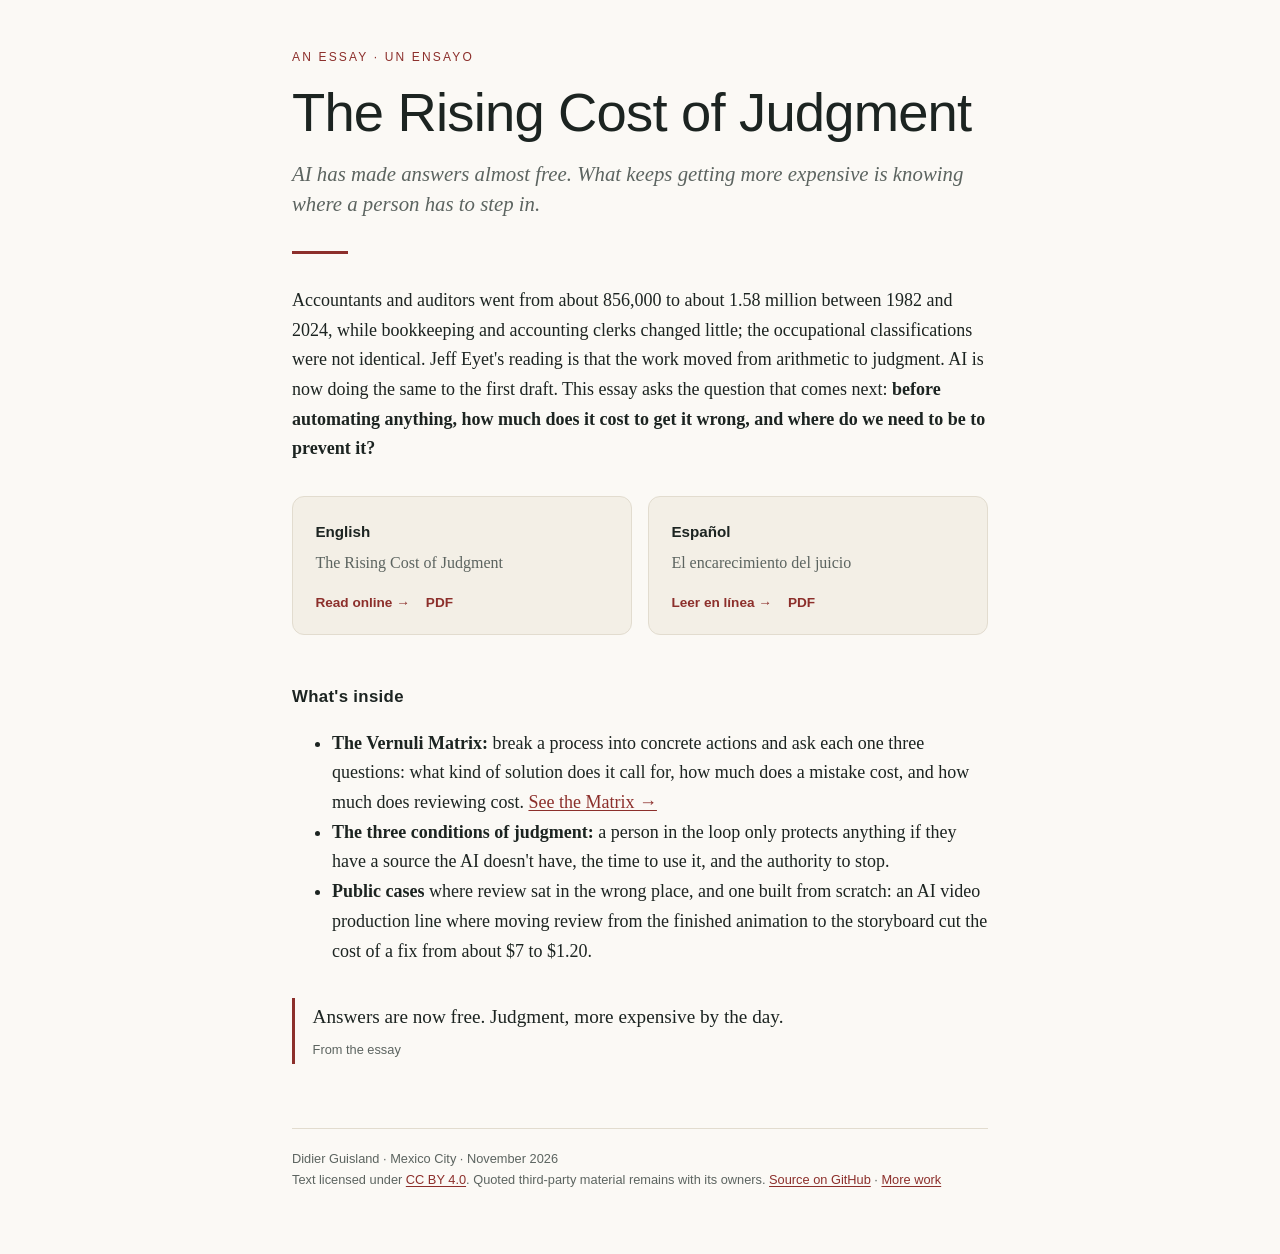
<file: index.html>
<!doctype html>
<html lang="en">
<head>
<meta charset="utf-8">
<meta name="viewport" content="width=device-width, initial-scale=1">
<title>The Rising Cost of Judgment · Didier Guisland</title>
<meta name="description" content="An essay on where human judgment belongs when AI makes answers free, and the Vernuli Matrix for deciding what to automate. English and Spanish.">
<meta property="og:title" content="The Rising Cost of Judgment">
<meta property="og:description" content="Answers are now free. Judgment, more expensive by the day. An essay by Didier Guisland.">
<meta property="og:type" content="website">
<meta name="author" content="Didier Guisland">
<link rel="stylesheet" href="assets/site.css">
</head>
<body>
<p class="kicker">An essay · Un ensayo</p>
<h1>The Rising Cost of Judgment</h1>
<p class="lede">AI has made answers almost free. What keeps getting more expensive is knowing where a person has to step in.</p>
<hr class="rule">

<p>Accountants and auditors went from about 856,000 to about 1.58 million between 1982 and 2024, while bookkeeping and accounting clerks changed little; the occupational classifications were not identical. Jeff Eyet's reading is that the work moved from arithmetic to judgment. AI is now doing the same to the first draft. This essay asks the question that comes next: <strong>before automating anything, how much does it cost to get it wrong, and where do we need to be to prevent it?</strong></p>

<div class="cards">
  <div class="card">
    <h3>English</h3>
    <p>The Rising Cost of Judgment</p>
    <div class="links"><a href="en/">Read online →</a><a href="en/The-Rising-Cost-of-Judgment.pdf">PDF</a></div>
  </div>
  <div class="card">
    <h3>Español</h3>
    <p>El encarecimiento del juicio</p>
    <div class="links"><a href="es/">Leer en línea →</a><a href="es/El-encarecimiento-del-juicio.pdf">PDF</a></div>
  </div>
</div>

<h2>What's inside</h2>
<ul>
  <li><strong>The Vernuli Matrix:</strong> break a process into concrete actions and ask each one three questions: what kind of solution does it call for, how much does a mistake cost, and how much does reviewing cost. <a href="matrix/">See the Matrix →</a></li>
  <li><strong>The three conditions of judgment:</strong> a person in the loop only protects anything if they have a source the AI doesn't have, the time to use it, and the authority to stop.</li>
  <li><strong>Public cases</strong> where review sat in the wrong place, and one built from scratch: an AI video production line where moving review from the finished animation to the storyboard cut the cost of a fix from about $7 to $1.20.</li>
</ul>

<div class="quote">Answers are now free. Judgment, more expensive by the day.<cite>From the essay</cite></div>

<footer>
  Didier Guisland · Mexico City · November 2026<br>
  Text licensed under <a href="https://creativecommons.org/licenses/by/4.0/">CC BY 4.0</a>. Quoted third-party material remains with its owners. <a href="https://github.com/didierguisland/the-rising-cost-of-judgment">Source on GitHub</a> · <a href="https://github.com/didierguisland">More work</a>
</footer>
</body>
</html>
</file>
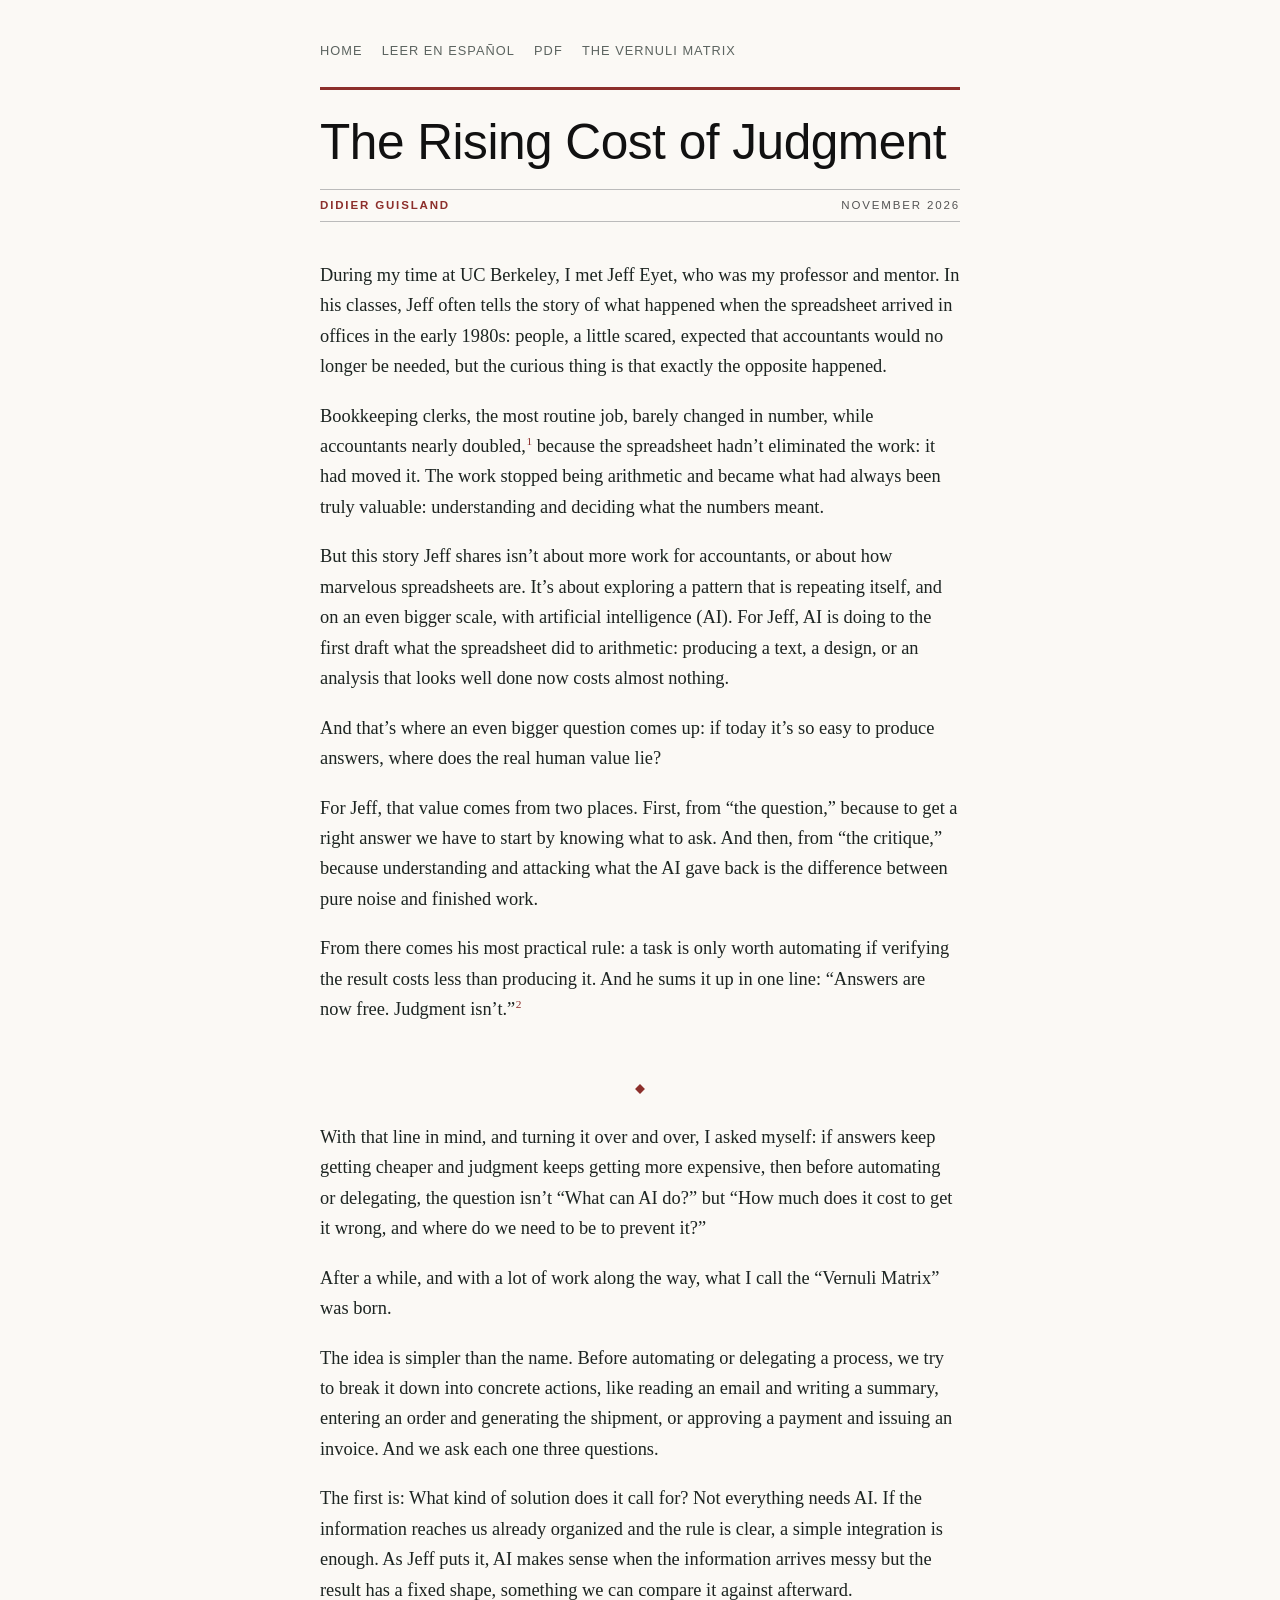
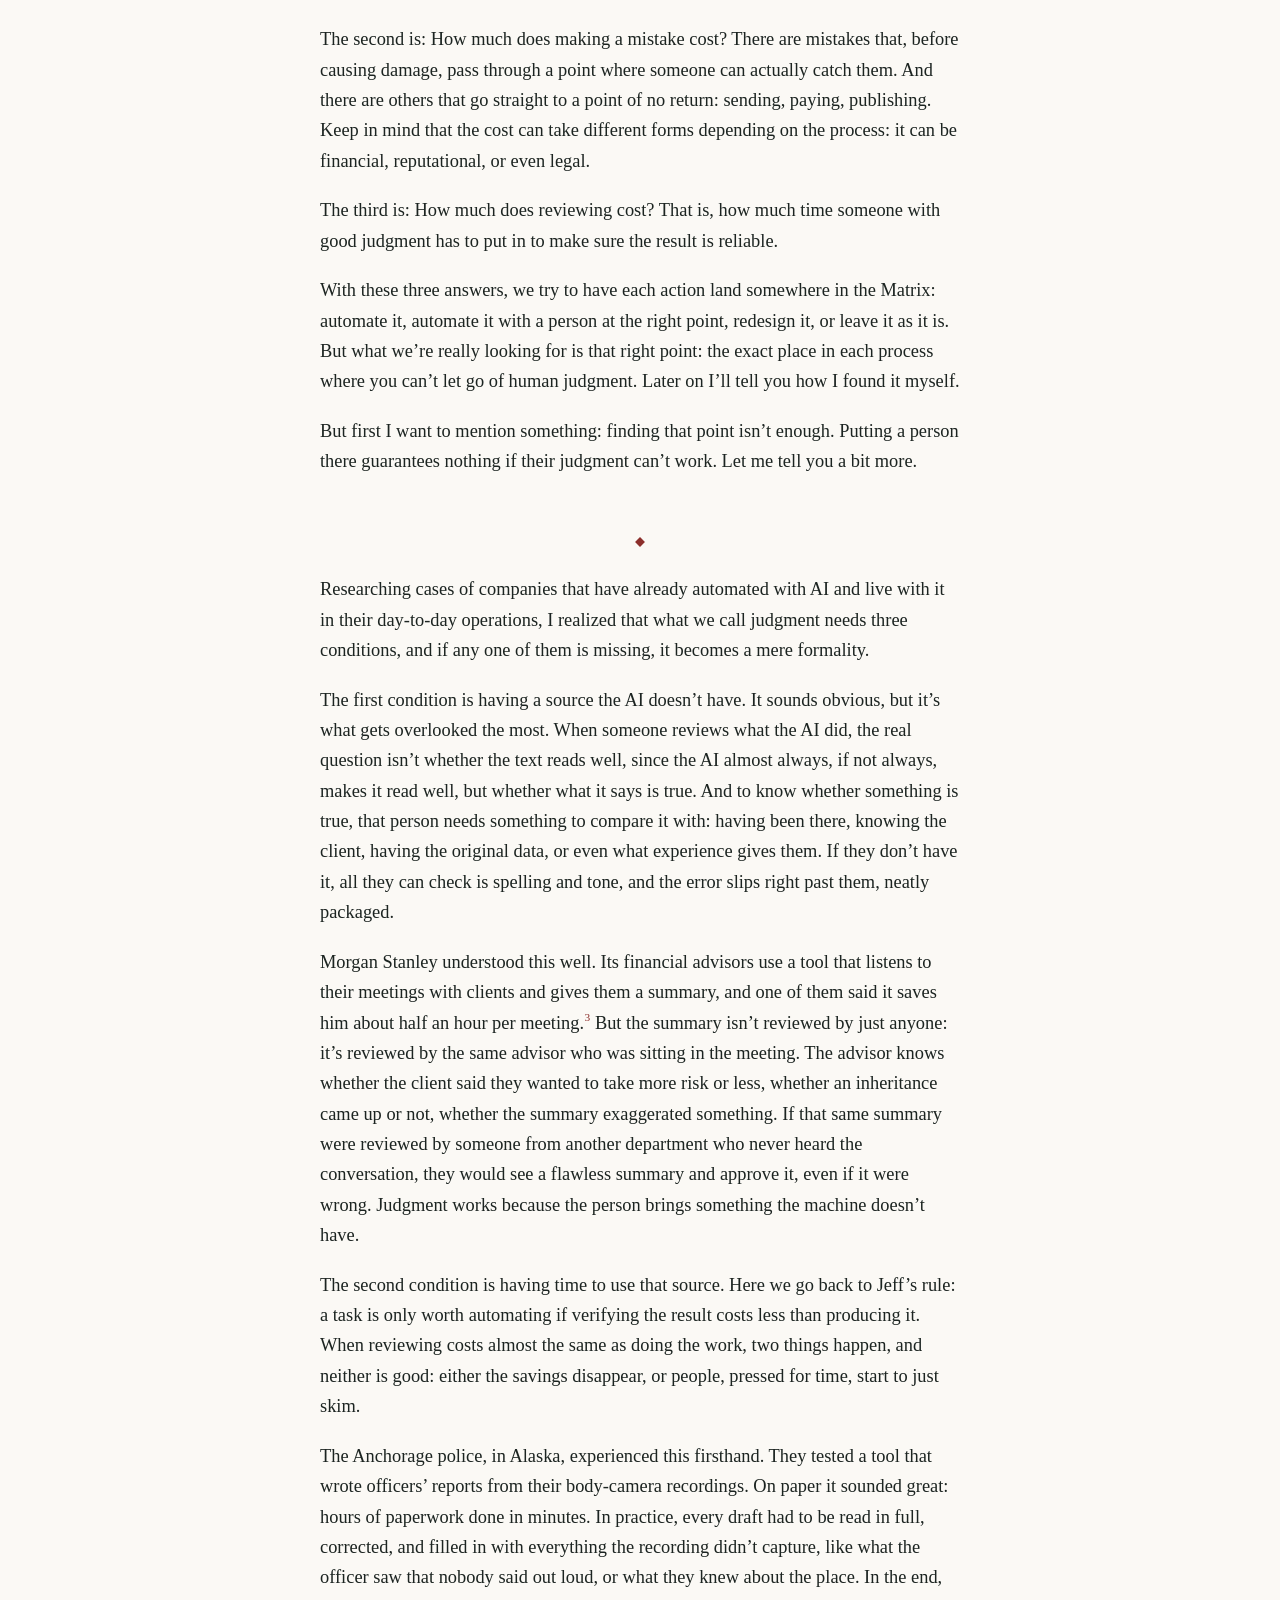
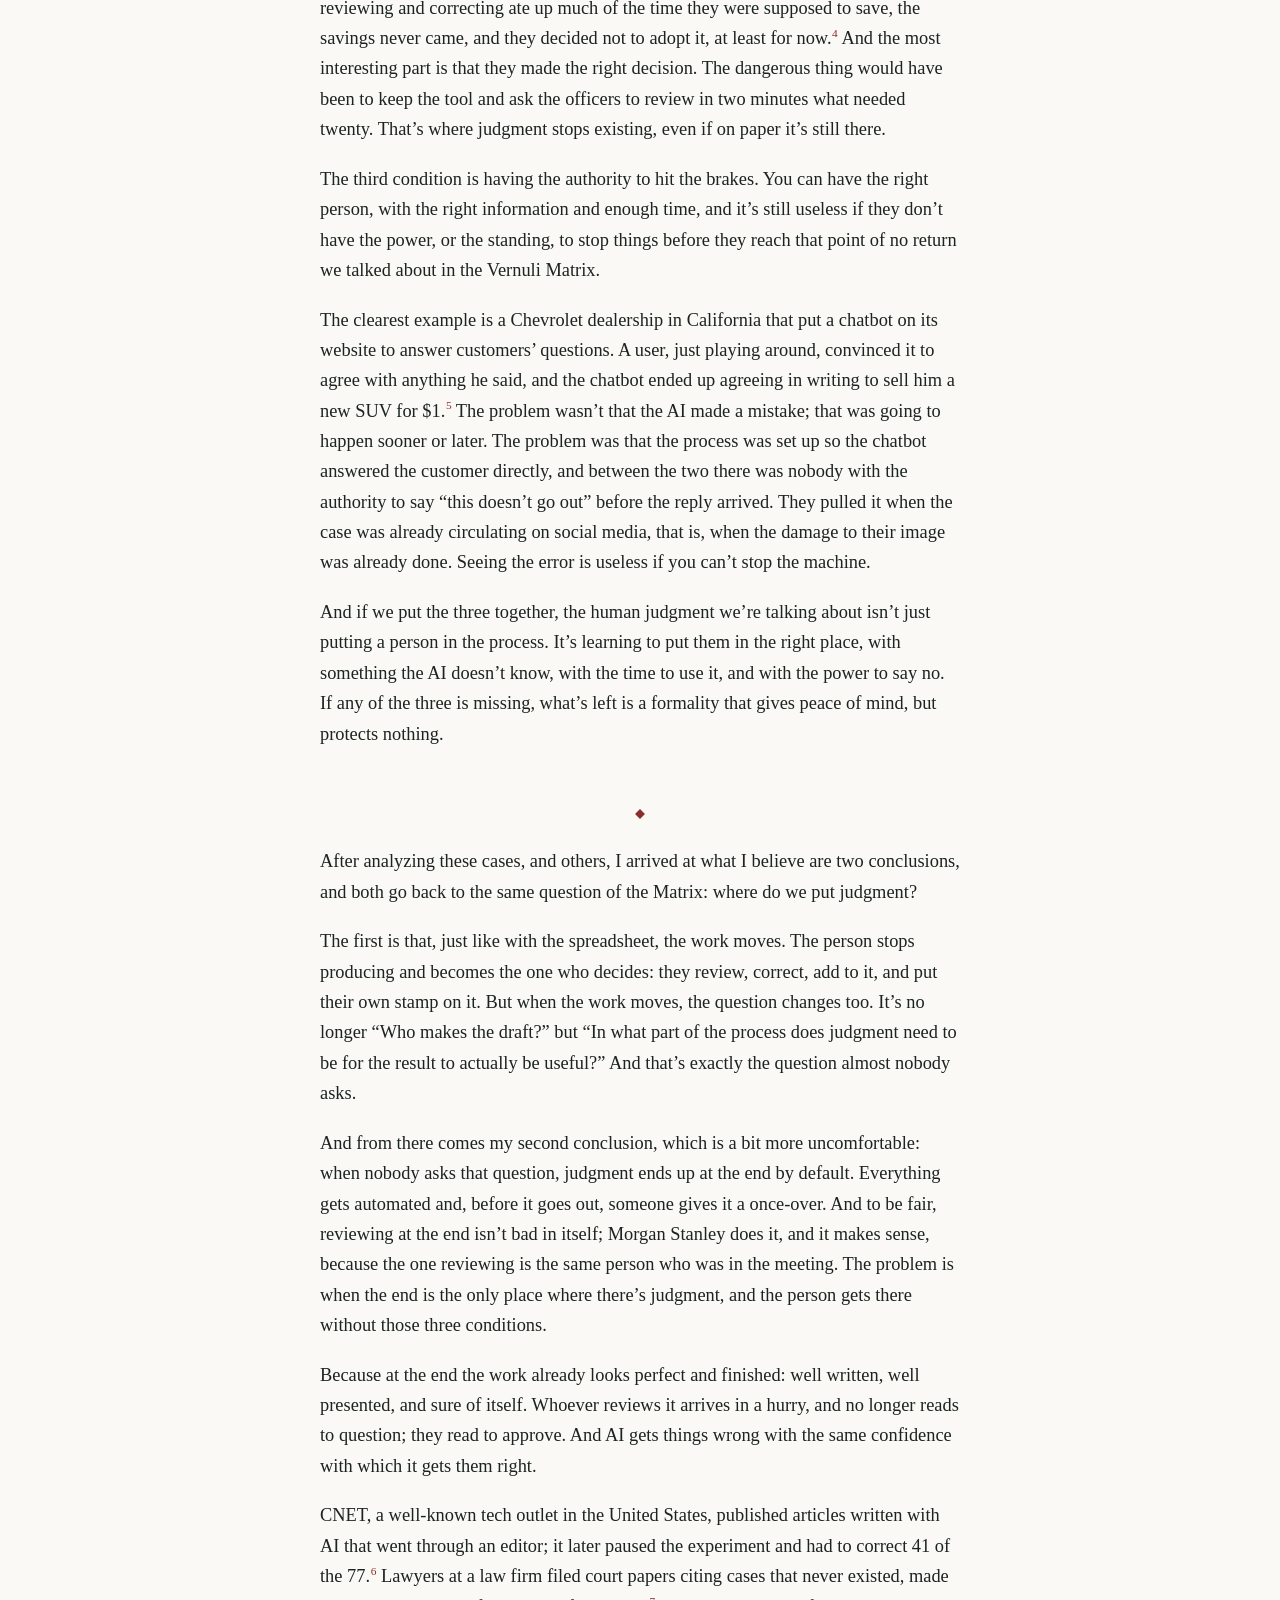
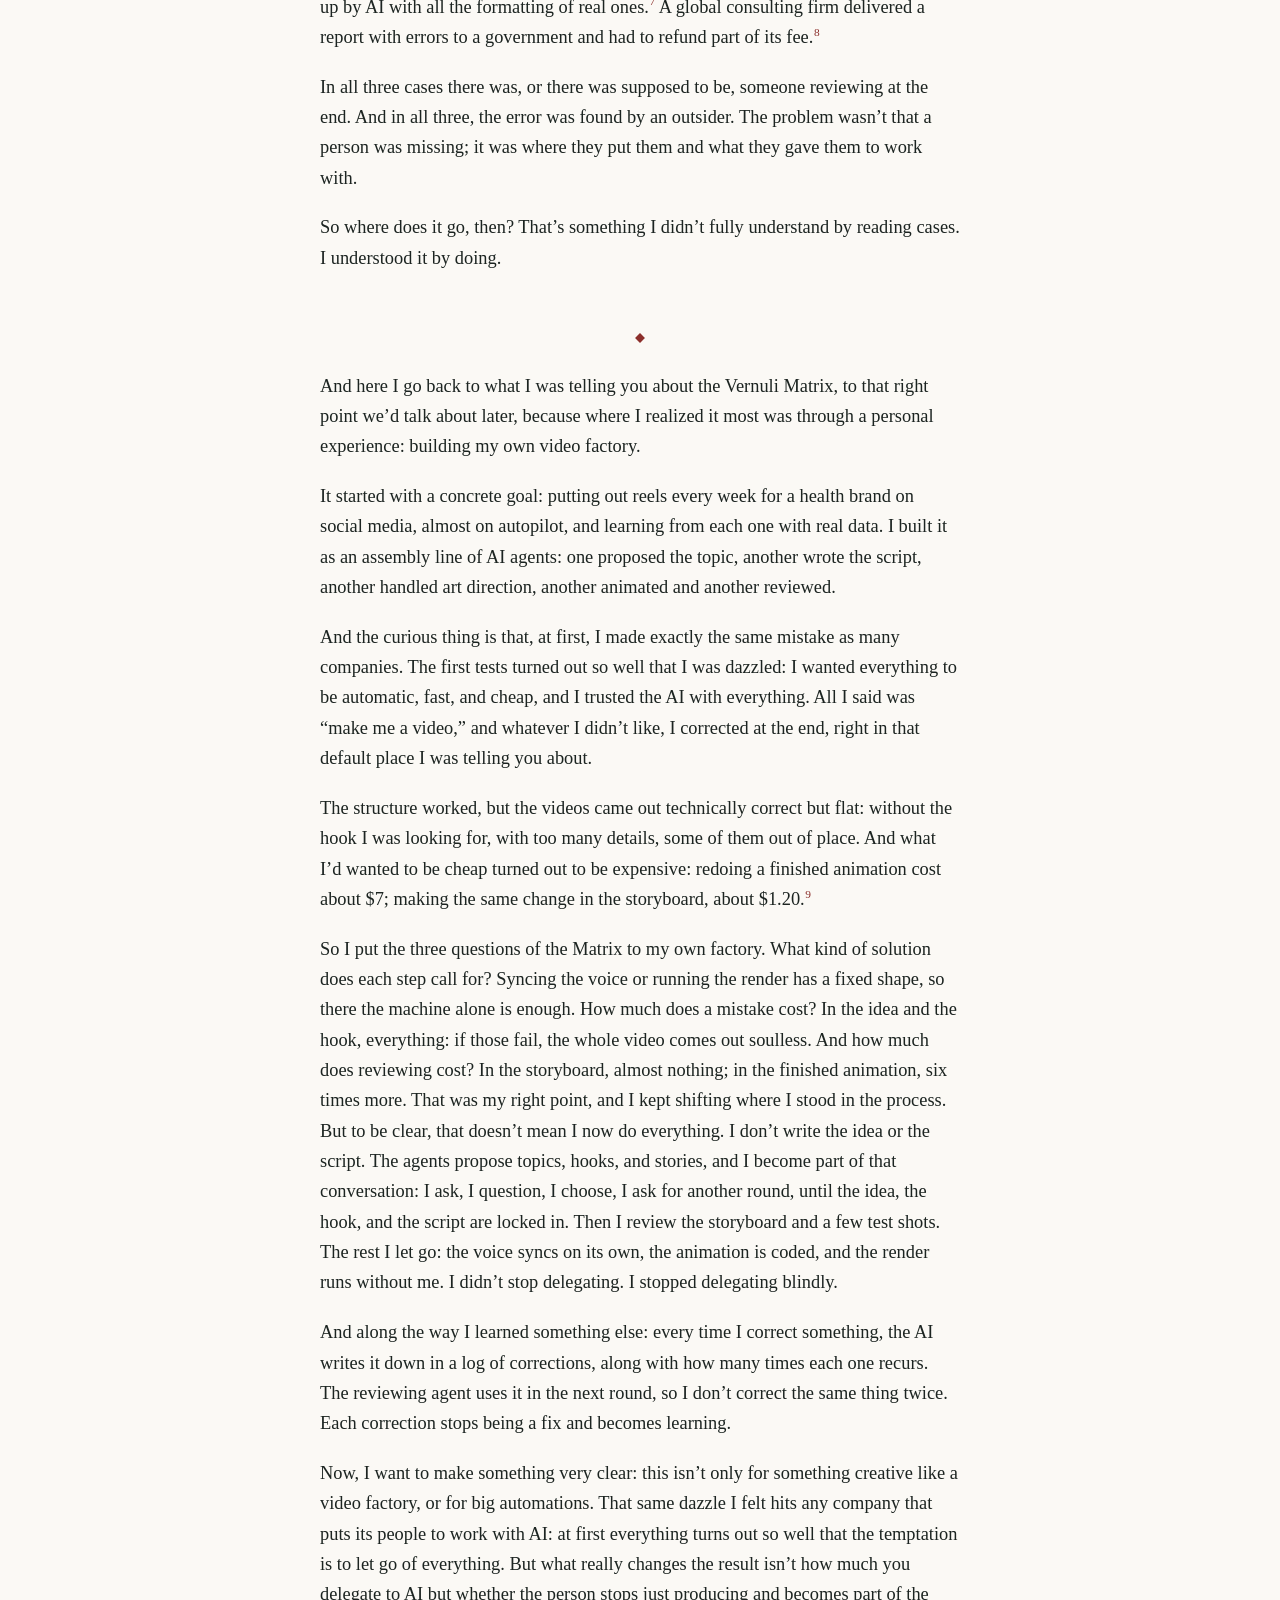
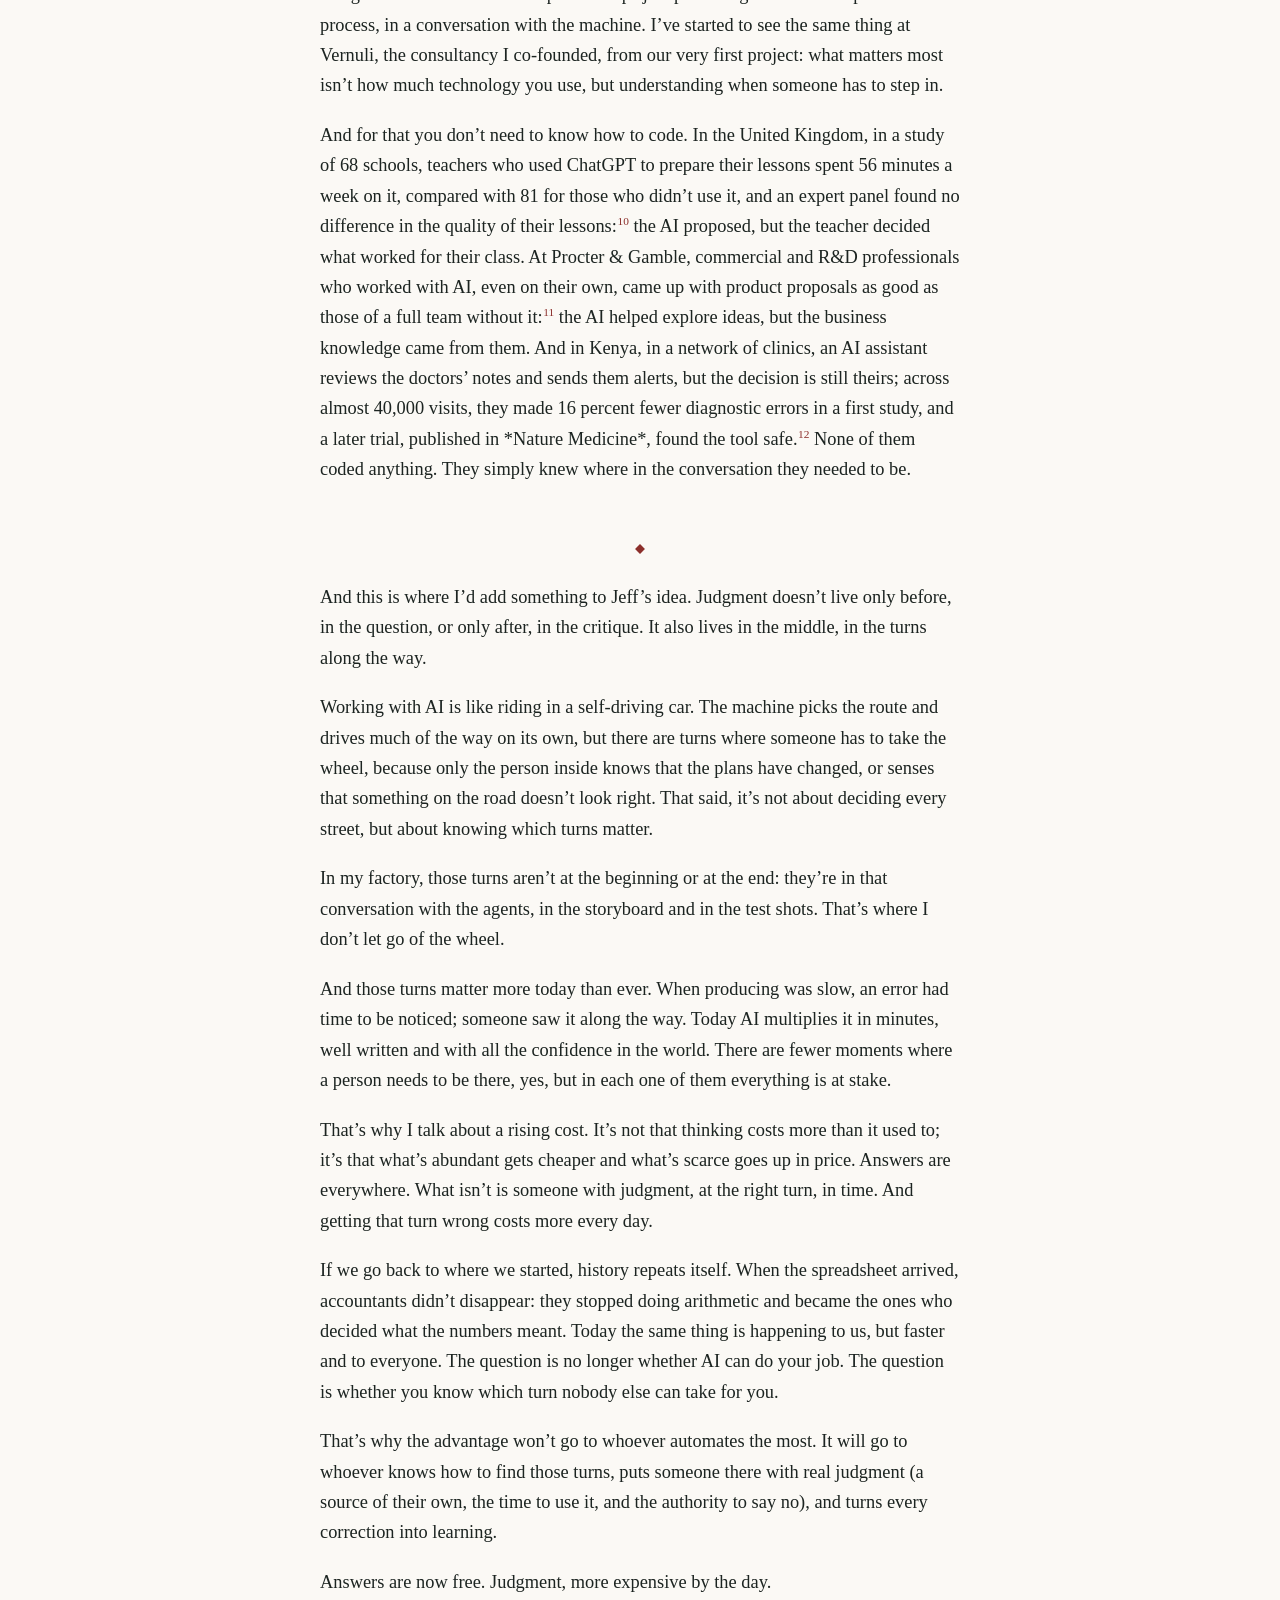
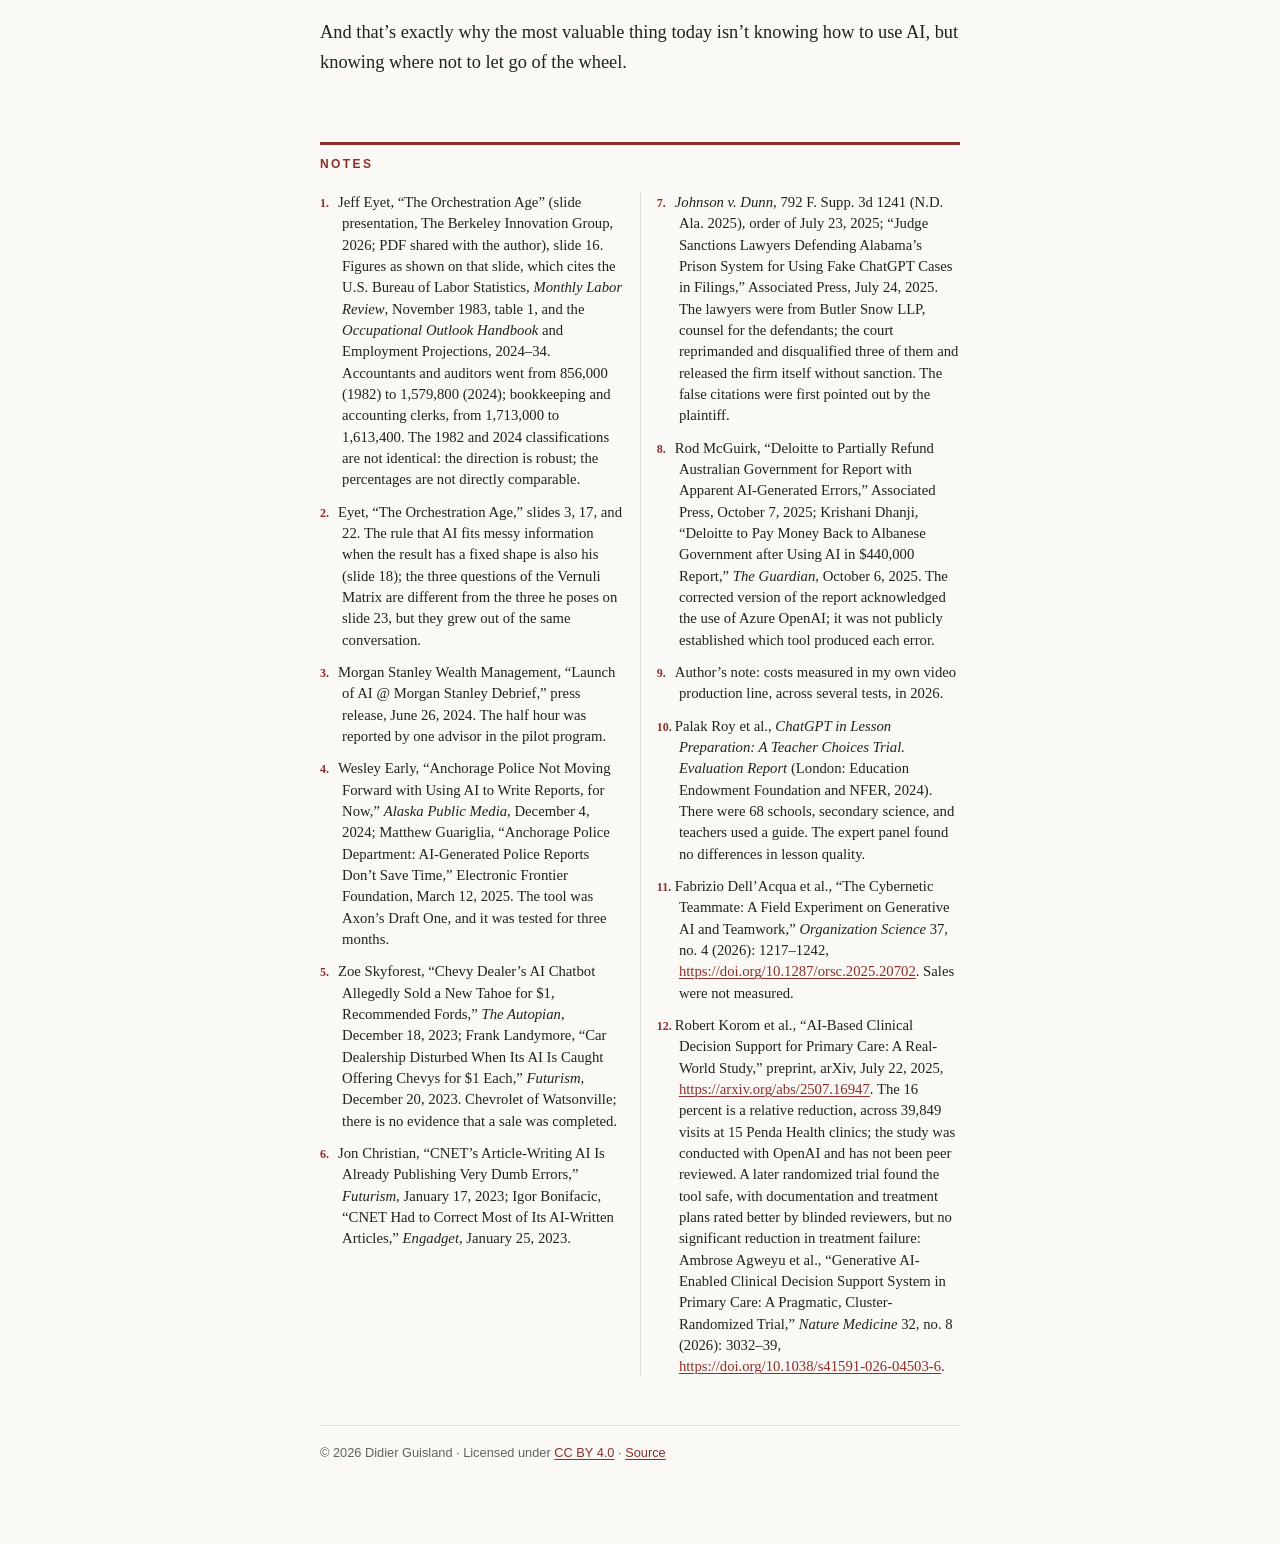
<file: en/index.html>
<!doctype html>
<html lang="en"><head><meta charset="utf-8"><meta name="viewport" content="width=device-width, initial-scale=1"><meta name="description" content="An essay on where human judgment belongs when answers become free. By Didier Guisland."><meta property="og:title" content="The Rising Cost of Judgment"><meta property="og:description" content="An essay on where human judgment belongs when answers become free. By Didier Guisland."><meta property="og:type" content="article"><meta name="author" content="Didier Guisland"><title>The Rising Cost of Judgment</title>
<style>
html { -webkit-print-color-adjust: exact; }
body { margin: 0; hyphens: manual; }
sup { font-size: .62em; line-height: 0; vertical-align: super; }
p { margin: 0; orphans: 3; widows: 3; }
.nota { break-inside: avoid; overflow-wrap: anywhere; }
a { color: inherit; overflow-wrap: anywhere; }
.marcador { background: #FFF1A8; color: #6B5300; font-style: normal; padding: .1em .35em; border: 1px dashed #C9A400; font-family: 'Helvetica Neue', sans-serif; font-size: 9pt; letter-spacing: 0; text-transform: none; }
@page { size: 8.5in 11in; margin: .95in 1.2in .95in 1.2in;
  @bottom-left { content: "Didier Guisland   ·   THE RISING COST OF JUDGMENT"; white-space: pre; width: 5in; font: 7.5pt 'Helvetica Neue', sans-serif; letter-spacing: .14em; text-transform: uppercase; color: #6d6d6d; vertical-align: top; padding-top: .3in; }
  @bottom-right { content: counter(page); font: 9pt 'Helvetica Neue', sans-serif; color: #6d6d6d; vertical-align: top; padding-top: .26in; } }
:root { --acento: #8C2F2B; }
body { font-family: Charter, 'Bitstream Charter', Georgia, serif; font-size: 11.5pt; line-height: 1.55; color: #1a1a1a; }
header { border-top: 2.5pt solid var(--acento); padding-top: .32in; margin-bottom: .42in; }
h1 { text-wrap: balance; font-family: 'Helvetica Neue', Helvetica, sans-serif; font-weight: 500; font-size: 32pt; line-height: 1.1; letter-spacing: -.01em; margin: 0 0 .2in; color: #111; }
.bajada { font-style: italic; font-size: 15pt; line-height: 1.35; color: #444; margin: 0 0 .28in; }
.firma { font-family: 'Helvetica Neue', Helvetica, sans-serif; font-size: 8.5pt; letter-spacing: .16em; text-transform: uppercase; color: #555;
  border-top: .5pt solid #bbb; border-bottom: .5pt solid #bbb; padding: .55em 0 .45em; display: flex; justify-content: space-between; }
.firma b { font-weight: 600; color: var(--acento); }
section p + p { text-indent: 1.4em; }
section:first-of-type > p:first-child::first-line { font-variant-caps: normal; }
section + section > p:first-child { padding-top: 3.1em; background: url("data:image/svg+xml,%3Csvg xmlns='http://www.w3.org/2000/svg' width='10' height='10'%3E%3Crect x='1.5' y='1.5' width='7' height='7' fill='%238C2F2B' transform='rotate(45 5 5)'/%3E%3C/svg%3E") center 1.05em / 10px 10px no-repeat; }
sup { font-family: Charter, 'Bitstream Charter', Georgia, serif; color: var(--acento); font-size: .62em; padding-left: .05em; }
h2.notas { font-family: 'Helvetica Neue', Helvetica, sans-serif; font-weight: 600; font-size: 9pt; letter-spacing: .2em; text-transform: uppercase; color: var(--acento);
  border-top: 2.5pt solid var(--acento); padding-top: .9em; margin: 0 0 1.4em; break-before: page; }
.lista-notas { column-count: 2; column-gap: .35in; column-rule: .5pt solid #ddd; }
.nota { font-size: 9.5pt; line-height: 1.45; margin: 0 0 .75em; padding-left: 1.5em; text-indent: -1.5em; color: #222; }
.nota .n { display: inline-block; width: 1.5em; text-indent: 0; font-size: 9pt; color: var(--acento); font-weight: 700; }
a { text-decoration: none; color: #333; }

@media screen {
  html { background: #FBF9F5; }
  body { max-width: 40rem; margin: 0 auto; padding: 2.5rem 1.25rem 5rem; font-size: 1.15rem; line-height: 1.65; color: #1C2421; }
  header { padding-top: 1.6rem; margin-bottom: 2.4rem; }
  h1 { font-size: clamp(2.1rem, 7vw, 3.1rem); margin-bottom: 1.2rem; }
  .firma { font-size: .72rem; }
  section p + p { text-indent: 0; margin-top: 1.05em; }
  section + section > p:first-child { margin-top: 2.2em; }
  h2.notas { margin-top: 4rem; font-size: .75rem; }
  .lista-notas { column-count: 1; }
  .nota { font-size: .92rem; }
  a { color: #8C2F2B; text-decoration: underline; text-decoration-thickness: 1px; text-underline-offset: 2px; }
  .topnav { font-family: 'Helvetica Neue', Helvetica, Arial, sans-serif; font-size: .8rem; letter-spacing: .08em; text-transform: uppercase; display: flex; flex-wrap: wrap; gap: .4rem 1.2rem; margin-bottom: 1.6rem; }
  .topnav a { color: #5C6460; text-decoration: none; }
  .topnav a:hover { color: #8C2F2B; }
  .pie { font-family: 'Helvetica Neue', Helvetica, Arial, sans-serif; font-size: .8rem; color: #5C6460; border-top: 1px solid #ddd; margin-top: 3rem; padding-top: 1rem; }
}
@media screen and (min-width: 60rem) { .lista-notas { column-count: 2; } }
@media print { .topnav, .pie { display: none; } }
</style></head>
<body>
<nav class="topnav"><a href="../">Home</a><a href="../es/">Leer en español</a><a href="The-Rising-Cost-of-Judgment.pdf">PDF</a><a href="../matrix/">The Vernuli Matrix</a></nav>
<header>
<h1>The Rising Cost of Judgment</h1>
<div class="firma"><span><b>Didier Guisland</b></span><span>November 2026</span></div>
</header>
<main>
<section>
<p>During my time at UC Berkeley, I met Jeff Eyet, who was my professor and mentor. In his classes, Jeff often tells the story of what happened when the spreadsheet arrived in offices in the early 1980s: people, a little scared, expected that accountants would no longer be needed, but the curious thing is that exactly the opposite happened.</p>
<p>Bookkeeping clerks, the most routine job, barely changed in number, while accountants nearly doubled,<sup>1</sup> because the spreadsheet hadn’t eliminated the work: it had moved it. The work stopped being arithmetic and became what had always been truly valuable: understanding and deciding what the numbers meant.</p>
<p>But this story Jeff shares isn’t about more work for accountants, or about how marvelous spreadsheets are. It’s about exploring a pattern that is repeating itself, and on an even bigger scale, with artificial intelligence (AI). For Jeff, AI is doing to the first draft what the spreadsheet did to arithmetic: producing a text, a design, or an analysis that looks well done now costs almost nothing.</p>
<p>And that’s where an even bigger question comes up: if today it’s so easy to produce answers, where does the real human value lie?</p>
<p>For Jeff, that value comes from two places. First, from “the question,” because to get a right answer we have to start by knowing what to ask. And then, from “the critique,” because understanding and attacking what the AI gave back is the difference between pure noise and finished work.</p>
<p>From there comes his most practical rule: a task is only worth automating if verifying the result costs less than producing it. And he sums it up in one line: “Answers are now free. Judgment isn’t.”<sup>2</sup></p>
</section>

<section>
<p>With that line in mind, and turning it over and over, I asked myself: if answers keep getting cheaper and judgment keeps getting more expensive, then before automating or delegating, the question isn’t “What can AI do?” but “How much does it cost to get it wrong, and where do we need to be to prevent it?”</p>
<p>After a while, and with a lot of work along the way, what I call the “Vernuli Matrix” was born.</p>
<p>The idea is simpler than the name. Before automating or delegating a process, we try to break it down into concrete actions, like reading an email and writing a summary, entering an order and generating the shipment, or approving a payment and issuing an invoice. And we ask each one three questions.</p>
<p>The first is: What kind of solution does it call for? Not everything needs AI. If the information reaches us already organized and the rule is clear, a simple integration is enough. As Jeff puts it, AI makes sense when the information arrives messy but the result has a fixed shape, something we can compare it against afterward.</p>
<p>The second is: How much does making a mistake cost? There are mistakes that, before causing damage, pass through a point where someone can actually catch them. And there are others that go straight to a point of no return: sending, paying, publishing. Keep in mind that the cost can take different forms depending on the process: it can be financial, reputational, or even legal.</p>
<p>The third is: How much does reviewing cost? That is, how much time someone with good judgment has to put in to make sure the result is reliable.</p>
<p>With these three answers, we try to have each action land somewhere in the Matrix: automate it, automate it with a person at the right point, redesign it, or leave it as it is. But what we’re really looking for is that right point: the exact place in each process where you can’t let go of human judgment. Later on I’ll tell you how I found it myself.</p>
<p>But first I want to mention something: finding that point isn’t enough. Putting a person there guarantees nothing if their judgment can’t work. Let me tell you a bit more.</p>
</section>

<section>
<p>Researching cases of companies that have already automated with AI and live with it in their day-to-day operations, I realized that what we call judgment needs three conditions, and if any one of them is missing, it becomes a mere formality.</p>
<p>The first condition is having a source the AI doesn’t have. It sounds obvious, but it’s what gets overlooked the most. When someone reviews what the AI did, the real question isn’t whether the text reads well, since the AI almost always, if not always, makes it read well, but whether what it says is true. And to know whether something is true, that person needs something to compare it with: having been there, knowing the client, having the original data, or even what experience gives them. If they don’t have it, all they can check is spelling and tone, and the error slips right past them, neatly packaged.</p>
<p>Morgan Stanley understood this well. Its financial advisors use a tool that listens to their meetings with clients and gives them a summary, and one of them said it saves him about half an hour per meeting.<sup>3</sup> But the summary isn’t reviewed by just anyone: it’s reviewed by the same advisor who was sitting in the meeting. The advisor knows whether the client said they wanted to take more risk or less, whether an inheritance came up or not, whether the summary exaggerated something. If that same summary were reviewed by someone from another department who never heard the conversation, they would see a flawless summary and approve it, even if it were wrong. Judgment works because the person brings something the machine doesn’t have.</p>
<p>The second condition is having time to use that source. Here we go back to Jeff’s rule: a task is only worth automating if verifying the result costs less than producing it. When reviewing costs almost the same as doing the work, two things happen, and neither is good: either the savings disappear, or people, pressed for time, start to just skim.</p>
<p>The Anchorage police, in Alaska, experienced this firsthand. They tested a tool that wrote officers’ reports from their body-camera recordings. On paper it sounded great: hours of paperwork done in minutes. In practice, every draft had to be read in full, corrected, and filled in with everything the recording didn’t capture, like what the officer saw that nobody said out loud, or what they knew about the place. In the end, reviewing and correcting ate up much of the time they were supposed to save, the savings never came, and they decided not to adopt it, at least for now.<sup>4</sup> And the most interesting part is that they made the right decision. The dangerous thing would have been to keep the tool and ask the officers to review in two minutes what needed twenty. That’s where judgment stops existing, even if on paper it’s still there.</p>
<p>The third condition is having the authority to hit the brakes. You can have the right person, with the right information and enough time, and it’s still useless if they don’t have the power, or the standing, to stop things before they reach that point of no return we talked about in the Vernuli Matrix.</p>
<p>The clearest example is a Chevrolet dealership in California that put a chatbot on its website to answer customers’ questions. A user, just playing around, convinced it to agree with anything he said, and the chatbot ended up agreeing in writing to sell him a new SUV for $1.<sup>5</sup> The problem wasn’t that the AI made a mistake; that was going to happen sooner or later. The problem was that the process was set up so the chatbot answered the customer directly, and between the two there was nobody with the authority to say “this doesn’t go out” before the reply arrived. They pulled it when the case was already circulating on social media, that is, when the damage to their image was already done. Seeing the error is useless if you can’t stop the machine.</p>
<p>And if we put the three together, the human judgment we’re talking about isn’t just putting a person in the process. It’s learning to put them in the right place, with something the AI doesn’t know, with the time to use it, and with the power to say no. If any of the three is missing, what’s left is a formality that gives peace of mind, but protects nothing.</p>
</section>

<section>
<p>After analyzing these cases, and others, I arrived at what I believe are two conclusions, and both go back to the same question of the Matrix: where do we put judgment?</p>
<p>The first is that, just like with the spreadsheet, the work moves. The person stops producing and becomes the one who decides: they review, correct, add to it, and put their own stamp on it. But when the work moves, the question changes too. It’s no longer “Who makes the draft?” but “In what part of the process does judgment need to be for the result to actually be useful?” And that’s exactly the question almost nobody asks.</p>
<p>And from there comes my second conclusion, which is a bit more uncomfortable: when nobody asks that question, judgment ends up at the end by default. Everything gets automated and, before it goes out, someone gives it a once-over. And to be fair, reviewing at the end isn’t bad in itself; Morgan Stanley does it, and it makes sense, because the one reviewing is the same person who was in the meeting. The problem is when the end is the only place where there’s judgment, and the person gets there without those three conditions.</p>
<p>Because at the end the work already looks perfect and finished: well written, well presented, and sure of itself. Whoever reviews it arrives in a hurry, and no longer reads to question; they read to approve. And AI gets things wrong with the same confidence with which it gets them right.</p>
<p>CNET, a well-known tech outlet in the United States, published articles written with AI that went through an editor; it later paused the experiment and had to correct 41 of the 77.<sup>6</sup> Lawyers at a law firm filed court papers citing cases that never existed, made up by AI with all the formatting of real ones.<sup>7</sup> A global consulting firm delivered a report with errors to a government and had to refund part of its fee.<sup>8</sup></p>
<p>In all three cases there was, or there was supposed to be, someone reviewing at the end. And in all three, the error was found by an outsider. The problem wasn’t that a person was missing; it was where they put them and what they gave them to work with.</p>
<p>So where does it go, then? That’s something I didn’t fully understand by reading cases. I understood it by doing.</p>
</section>

<section>
<p>And here I go back to what I was telling you about the Vernuli Matrix, to that right point we’d talk about later, because where I realized it most was through a personal experience: building my own video factory.</p>
<p>It started with a concrete goal: putting out reels every week for a health brand on social media, almost on autopilot, and learning from each one with real data. I built it as an assembly line of AI agents: one proposed the topic, another wrote the script, another handled art direction, another animated and another reviewed.</p>
<p>And the curious thing is that, at first, I made exactly the same mistake as many companies. The first tests turned out so well that I was dazzled: I wanted everything to be automatic, fast, and cheap, and I trusted the AI with everything. All I said was “make me a video,” and whatever I didn’t like, I corrected at the end, right in that default place I was telling you about.</p>
<p>The structure worked, but the videos came out technically correct but flat: without the hook I was looking for, with too many details, some of them out of place. And what I’d wanted to be cheap turned out to be expensive: redoing a finished animation cost about $7; making the same change in the storyboard, about $1.20.<sup>9</sup></p>
<p>So I put the three questions of the Matrix to my own factory. What kind of solution does each step call for? Syncing the voice or running the render has a fixed shape, so there the machine alone is enough. How much does a mistake cost? In the idea and the hook, everything: if those fail, the whole video comes out soulless. And how much does reviewing cost? In the storyboard, almost nothing; in the finished animation, six times more. That was my right point, and I kept shifting where I stood in the process. But to be clear, that doesn’t mean I now do everything. I don’t write the idea or the script. The agents propose topics, hooks, and stories, and I become part of that conversation: I ask, I question, I choose, I ask for another round, until the idea, the hook, and the script are locked in. Then I review the storyboard and a few test shots. The rest I let go: the voice syncs on its own, the animation is coded, and the render runs without me. I didn’t stop delegating. I stopped delegating blindly.</p>
<p>And along the way I learned something else: every time I correct something, the AI writes it down in a log of corrections, along with how many times each one recurs. The reviewing agent uses it in the next round, so I don’t correct the same thing twice. Each correction stops being a fix and becomes learning.</p>
<p>Now, I want to make something very clear: this isn’t only for something creative like a video factory, or for big automations. That same dazzle I felt hits any company that puts its people to work with AI: at first everything turns out so well that the temptation is to let go of everything. But what really changes the result isn’t how much you delegate to AI but whether the person stops just producing and becomes part of the process, in a conversation with the machine. I’ve started to see the same thing at Vernuli, the consultancy I co-founded, from our very first project: what matters most isn’t how much technology you use, but understanding when someone has to step in.</p>
<p>And for that you don’t need to know how to code. In the United Kingdom, in a study of 68 schools, teachers who used ChatGPT to prepare their lessons spent 56 minutes a week on it, compared with 81 for those who didn’t use it, and an expert panel found no difference in the quality of their lessons:<sup>10</sup> the AI proposed, but the teacher decided what worked for their class. At Procter &amp; Gamble, commercial and R&amp;D professionals who worked with AI, even on their own, came up with product proposals as good as those of a full team without it:<sup>11</sup> the AI helped explore ideas, but the business knowledge came from them. And in Kenya, in a network of clinics, an AI assistant reviews the doctors’ notes and sends them alerts, but the decision is still theirs; across almost 40,000 visits, they made 16 percent fewer diagnostic errors in a first study, and a later trial, published in *Nature Medicine*, found the tool safe.<sup>12</sup> None of them coded anything. They simply knew where in the conversation they needed to be.</p>
</section>

<section>
<p>And this is where I’d add something to Jeff’s idea. Judgment doesn’t live only before, in the question, or only after, in the critique. It also lives in the middle, in the turns along the way.</p>
<p>Working with AI is like riding in a self-driving car. The machine picks the route and drives much of the way on its own, but there are turns where someone has to take the wheel, because only the person inside knows that the plans have changed, or senses that something on the road doesn’t look right. That said, it’s not about deciding every street, but about knowing which turns matter.</p>
<p>In my factory, those turns aren’t at the beginning or at the end: they’re in that conversation with the agents, in the storyboard and in the test shots. That’s where I don’t let go of the wheel.</p>
<p>And those turns matter more today than ever. When producing was slow, an error had time to be noticed; someone saw it along the way. Today AI multiplies it in minutes, well written and with all the confidence in the world. There are fewer moments where a person needs to be there, yes, but in each one of them everything is at stake.</p>
<p>That’s why I talk about a rising cost. It’s not that thinking costs more than it used to; it’s that what’s abundant gets cheaper and what’s scarce goes up in price. Answers are everywhere. What isn’t is someone with judgment, at the right turn, in time. And getting that turn wrong costs more every day.</p>
<p>If we go back to where we started, history repeats itself. When the spreadsheet arrived, accountants didn’t disappear: they stopped doing arithmetic and became the ones who decided what the numbers meant. Today the same thing is happening to us, but faster and to everyone. The question is no longer whether AI can do your job. The question is whether you know which turn nobody else can take for you.</p>
<p>That’s why the advantage won’t go to whoever automates the most. It will go to whoever knows how to find those turns, puts someone there with real judgment (a source of their own, the time to use it, and the authority to say no), and turns every correction into learning.</p>
<p>Answers are now free. Judgment, more expensive by the day.</p>
<p>And that’s exactly why the most valuable thing today isn’t knowing how to use AI, but knowing where not to let go of the wheel.</p>
</section>

<section>

</section>
</main>
<h2 class="notas">Notes</h2>
<div class="lista-notas">
<p class="nota"><span class="n">1.</span>Jeff Eyet, “The Orchestration Age” (slide presentation, The Berkeley Innovation Group, 2026; PDF shared with the author), slide 16. Figures as shown on that slide, which cites the U.S. Bureau of Labor Statistics, <em>Monthly Labor Review</em>, November 1983, table 1, and the <em>Occupational Outlook Handbook</em> and Employment Projections, 2024–34. Accountants and auditors went from 856,000 (1982) to 1,579,800 (2024); bookkeeping and accounting clerks, from 1,713,000 to 1,613,400. The 1982 and 2024 classifications are not identical: the direction is robust; the percentages are not directly comparable.</p>
<p class="nota"><span class="n">2.</span>Eyet, “The Orchestration Age,” slides 3, 17, and 22. The rule that AI fits messy information when the result has a fixed shape is also his (slide 18); the three questions of the Vernuli Matrix are different from the three he poses on slide 23, but they grew out of the same conversation.</p>
<p class="nota"><span class="n">3.</span>Morgan Stanley Wealth Management, “Launch of AI @ Morgan Stanley Debrief,” press release, June 26, 2024. The half hour was reported by one advisor in the pilot program.</p>
<p class="nota"><span class="n">4.</span>Wesley Early, “Anchorage Police Not Moving Forward with Using AI to Write Reports, for Now,” <em>Alaska Public Media</em>, December 4, 2024; Matthew Guariglia, “Anchorage Police Department: AI-Generated Police Reports Don’t Save Time,” Electronic Frontier Foundation, March 12, 2025. The tool was Axon’s Draft One, and it was tested for three months.</p>
<p class="nota"><span class="n">5.</span>Zoe Skyforest, “Chevy Dealer’s AI Chatbot Allegedly Sold a New Tahoe for $1, Recommended Fords,” <em>The Autopian</em>, December 18, 2023; Frank Landymore, “Car Dealership Disturbed When Its AI Is Caught Offering Chevys for $1 Each,” <em>Futurism</em>, December 20, 2023. Chevrolet of Watsonville; there is no evidence that a sale was completed.</p>
<p class="nota"><span class="n">6.</span>Jon Christian, “CNET’s Article-Writing AI Is Already Publishing Very Dumb Errors,” <em>Futurism</em>, January 17, 2023; Igor Bonifacic, “CNET Had to Correct Most of Its AI-Written Articles,” <em>Engadget</em>, January 25, 2023.</p>
<p class="nota"><span class="n">7.</span><em>Johnson v. Dunn</em>, 792 F. Supp. 3d 1241 (N.D. Ala. 2025), order of July 23, 2025; “Judge Sanctions Lawyers Defending Alabama’s Prison System for Using Fake ChatGPT Cases in Filings,” Associated Press, July 24, 2025. The lawyers were from Butler Snow LLP, counsel for the defendants; the court reprimanded and disqualified three of them and released the firm itself without sanction. The false citations were first pointed out by the plaintiff.</p>
<p class="nota"><span class="n">8.</span>Rod McGuirk, “Deloitte to Partially Refund Australian Government for Report with Apparent AI-Generated Errors,” Associated Press, October 7, 2025; Krishani Dhanji, “Deloitte to Pay Money Back to Albanese Government after Using AI in $440,000 Report,” <em>The Guardian</em>, October 6, 2025. The corrected version of the report acknowledged the use of Azure OpenAI; it was not publicly established which tool produced each error.</p>
<p class="nota"><span class="n">9.</span>Author’s note: costs measured in my own video production line, across several tests, in 2026.</p>
<p class="nota"><span class="n">10.</span>Palak Roy et al., <em>ChatGPT in Lesson Preparation: A Teacher Choices Trial. Evaluation Report</em> (London: Education Endowment Foundation and NFER, 2024). There were 68 schools, secondary science, and teachers used a guide. The expert panel found no differences in lesson quality.</p>
<p class="nota"><span class="n">11.</span>Fabrizio Dell’Acqua et al., “The Cybernetic Teammate: A Field Experiment on Generative AI and Teamwork,” <em>Organization Science</em> 37, no. 4 (2026): 1217–1242, <a href="https://doi.org/10.1287/orsc.2025.20702">https://doi.org/10.1287/orsc.2025.20702</a>. Sales were not measured.</p>
<p class="nota"><span class="n">12.</span>Robert Korom et al., “AI-Based Clinical Decision Support for Primary Care: A Real-World Study,” preprint, arXiv, July 22, 2025, <a href="https://arxiv.org/abs/2507.16947">https://arxiv.org/abs/2507.16947</a>. The 16 percent is a relative reduction, across 39,849 visits at 15 Penda Health clinics; the study was conducted with OpenAI and has not been peer reviewed. A later randomized trial found the tool safe, with documentation and treatment plans rated better by blinded reviewers, but no significant reduction in treatment failure: Ambrose Agweyu et al., “Generative AI-Enabled Clinical Decision Support System in Primary Care: A Pragmatic, Cluster-Randomized Trial,” <em>Nature Medicine</em> 32, no. 8 (2026): 3032–39, <a href="https://doi.org/10.1038/s41591-026-04503-6">https://doi.org/10.1038/s41591-026-04503-6</a>.</p>
</div>
<p class="pie">© 2026 Didier Guisland · Licensed under <a href="https://creativecommons.org/licenses/by/4.0/">CC BY 4.0</a> · <a href="https://github.com/didierguisland/the-rising-cost-of-judgment">Source</a></p>
</body></html>
</file>
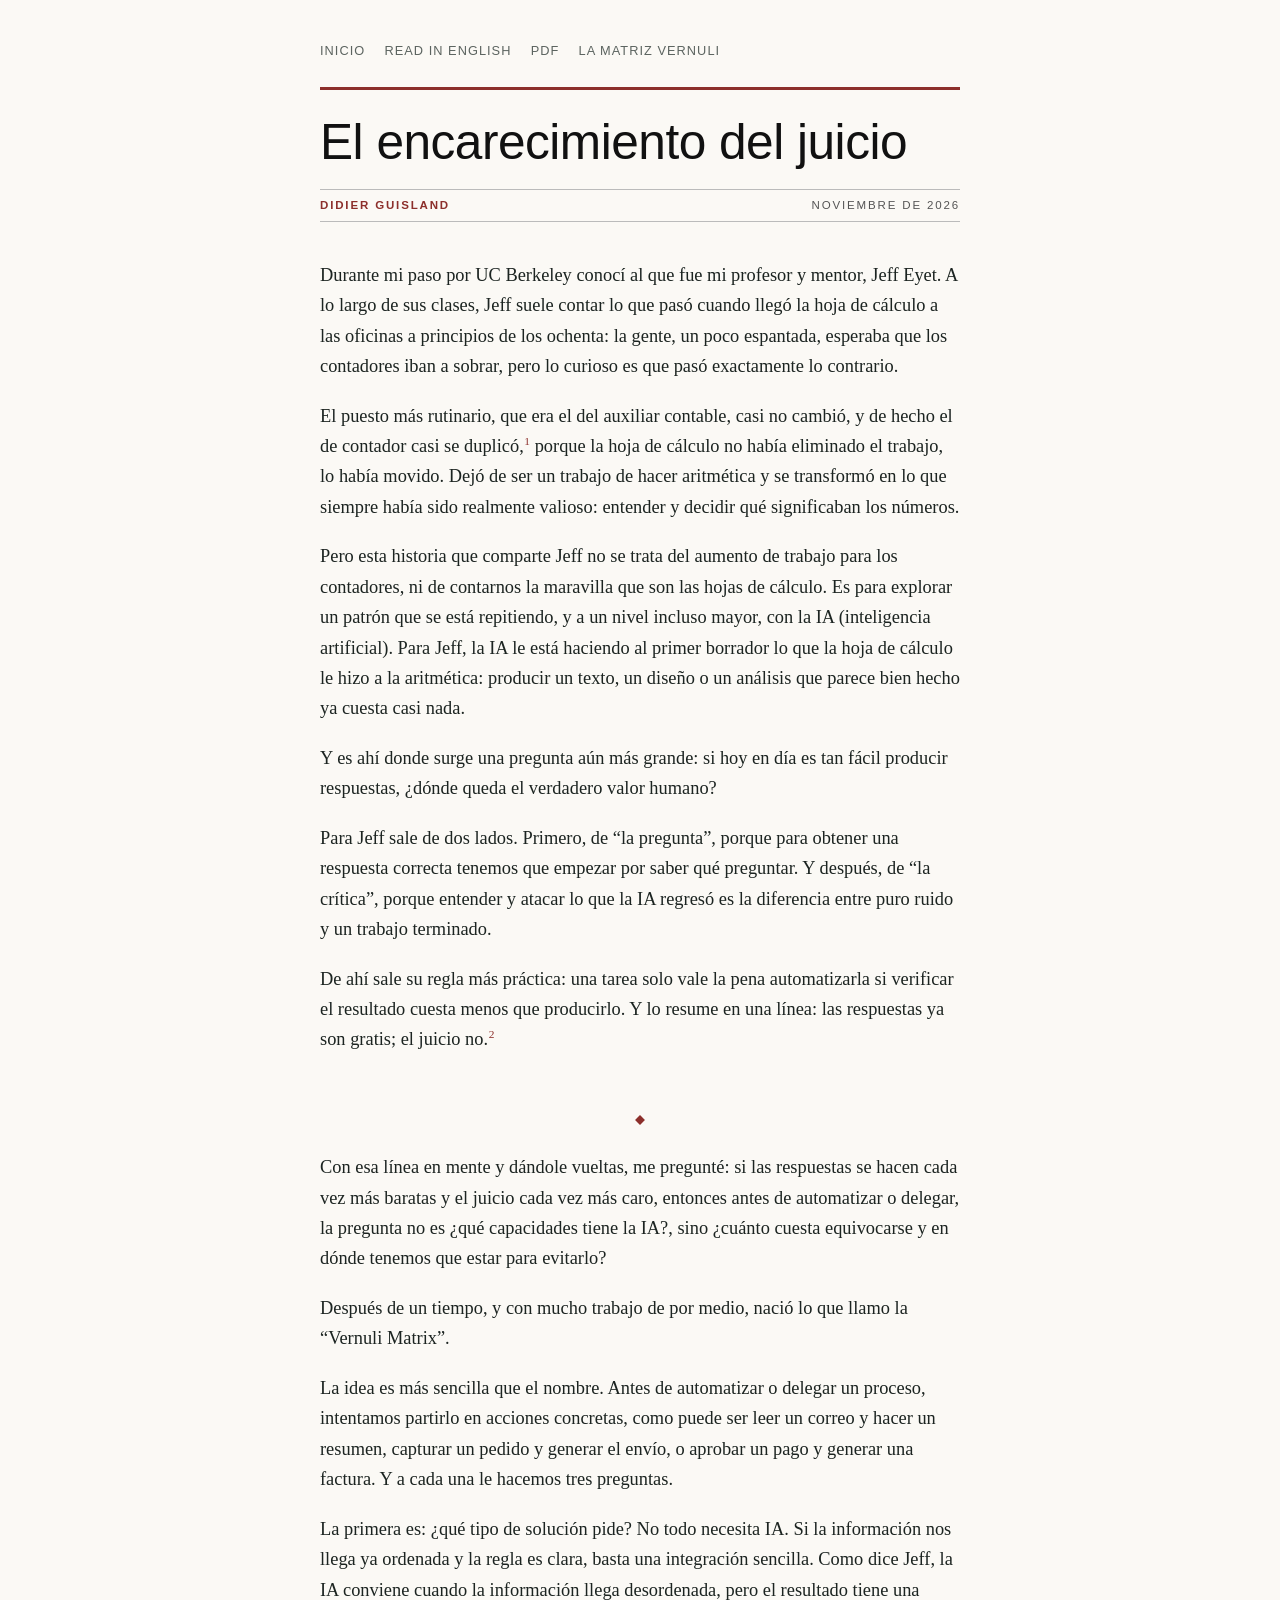
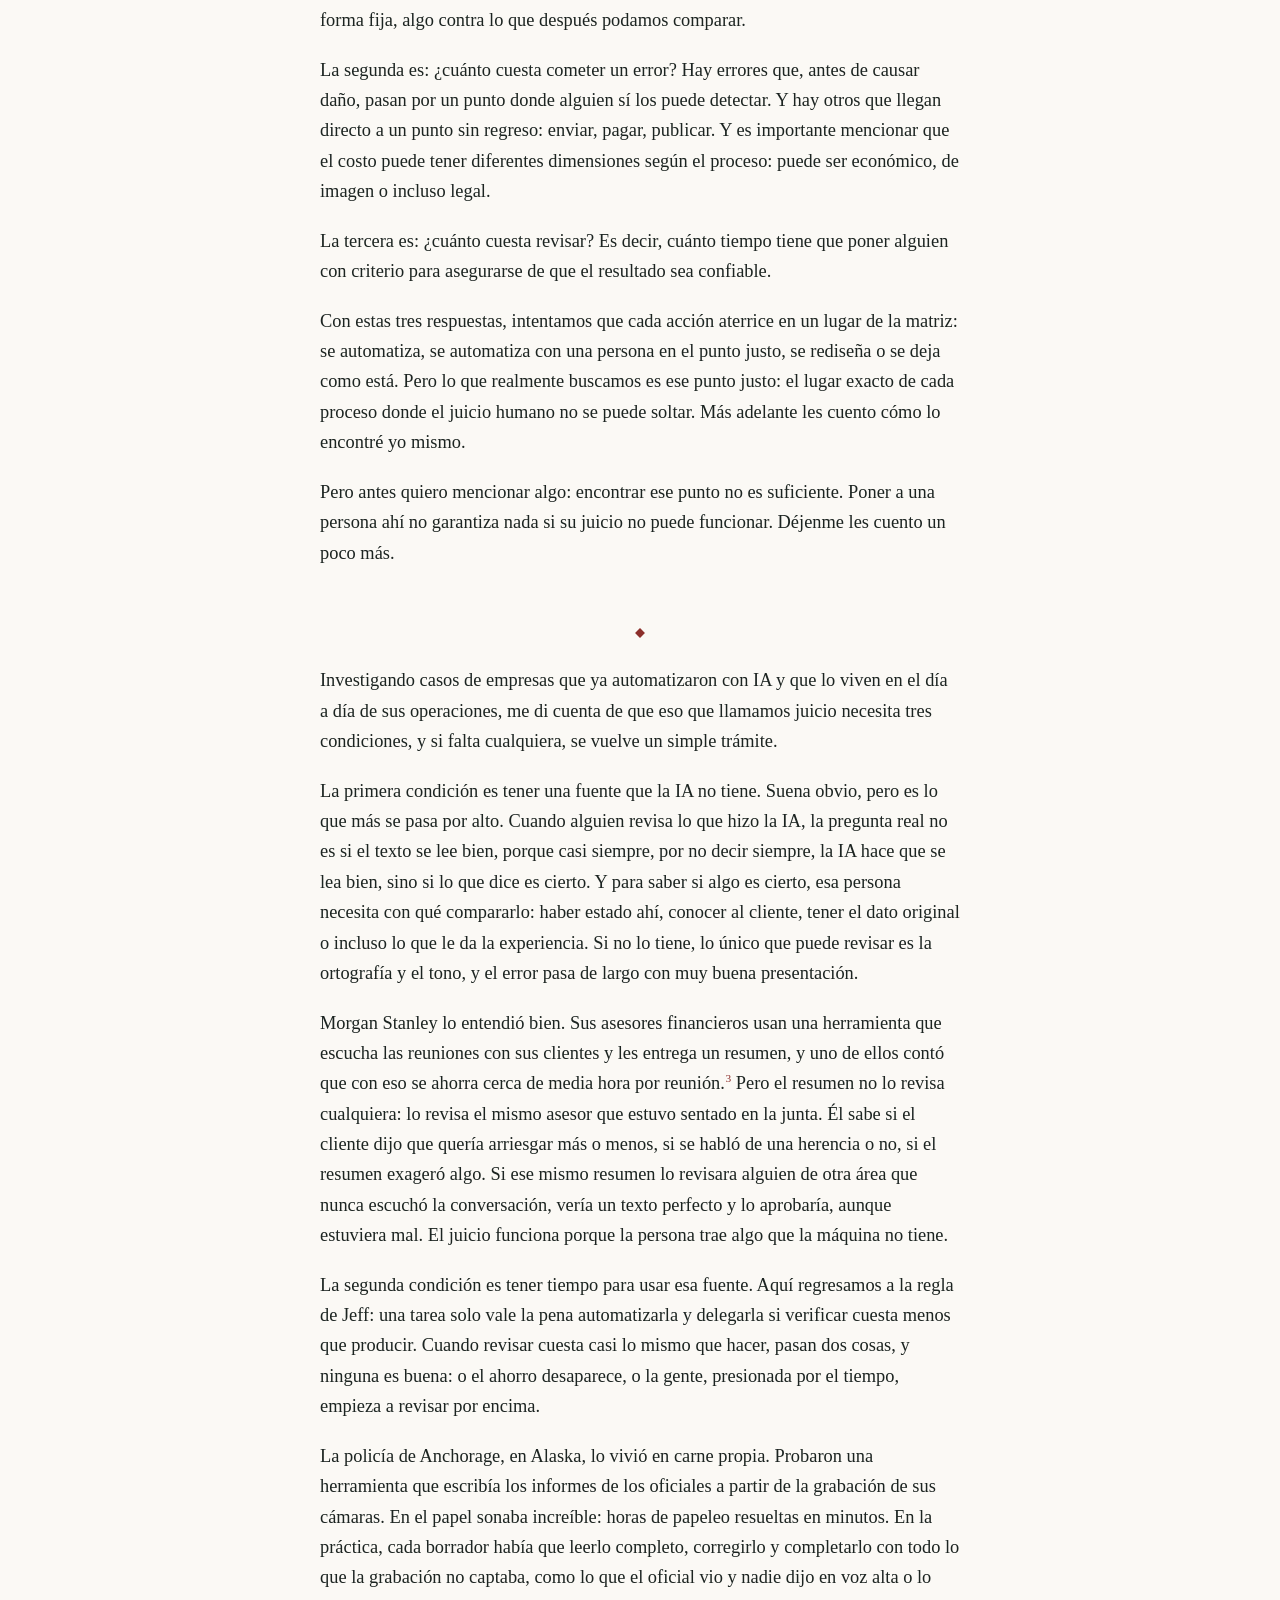
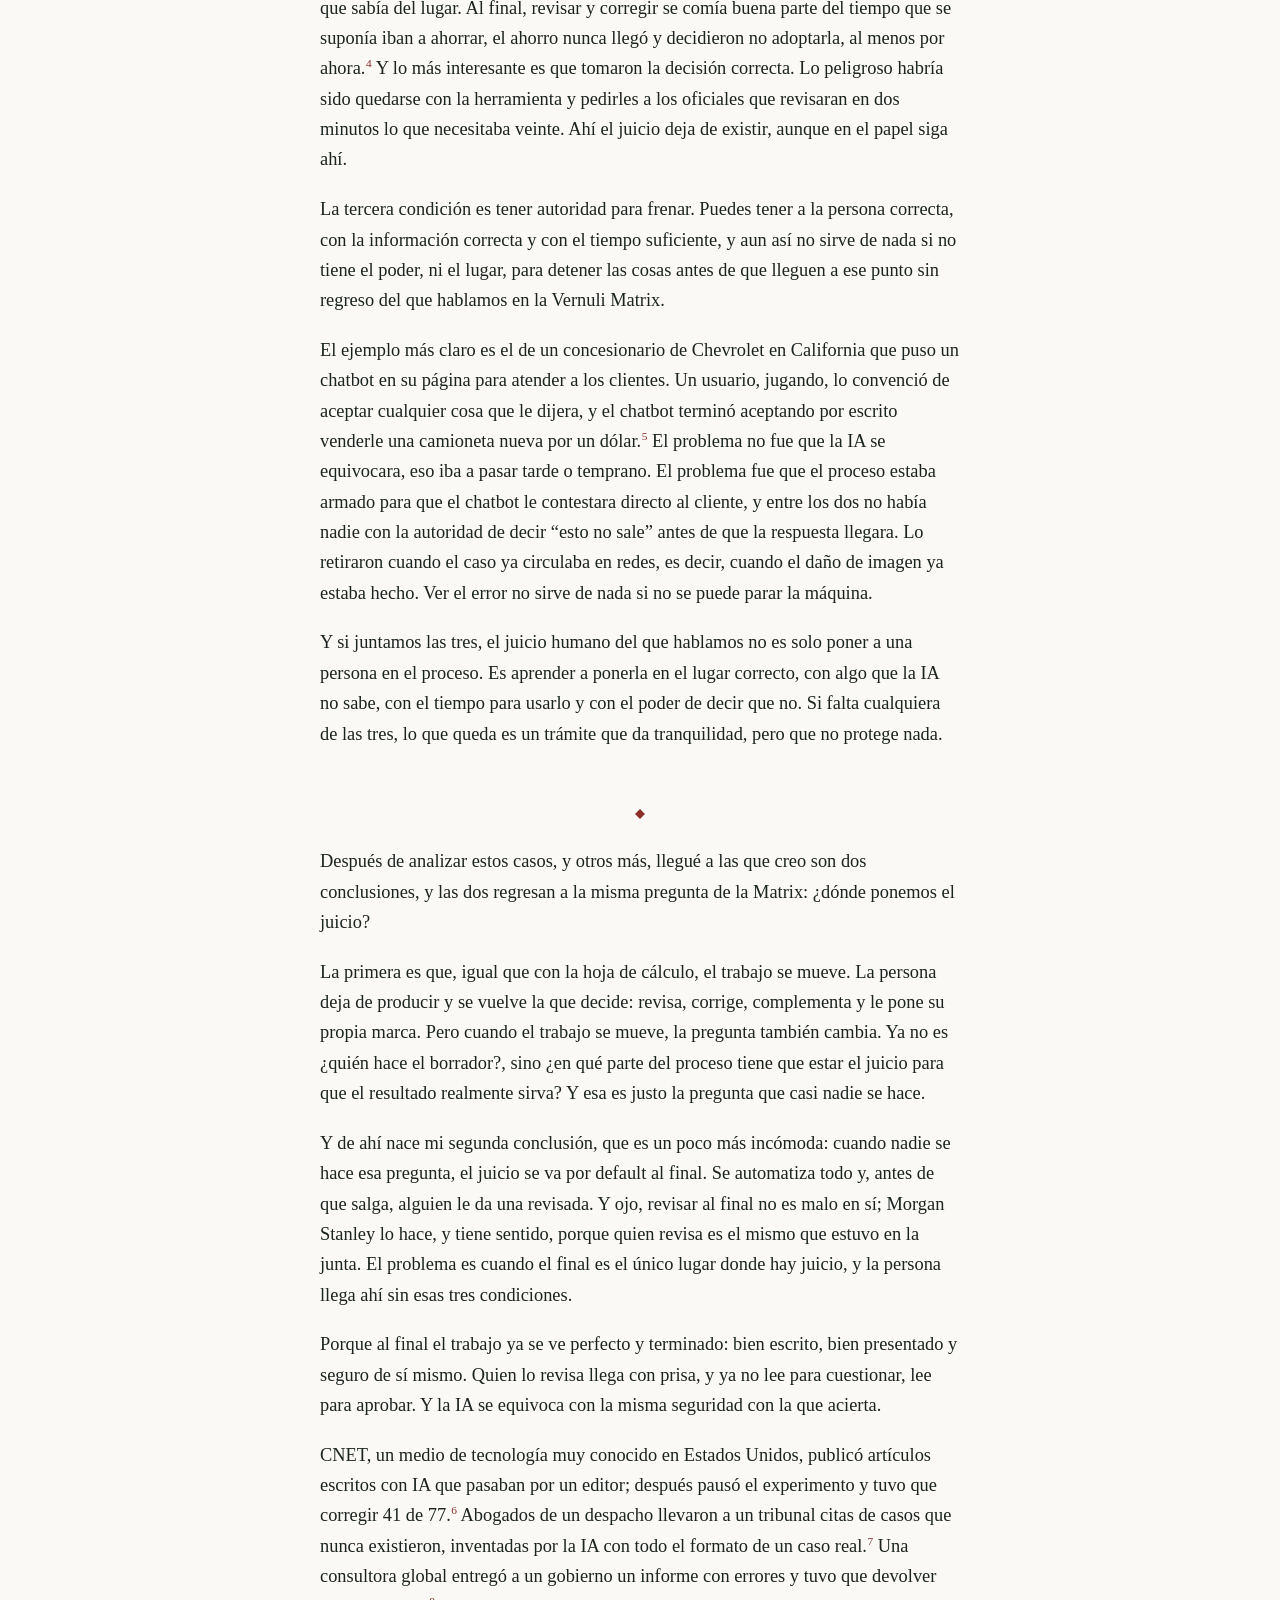
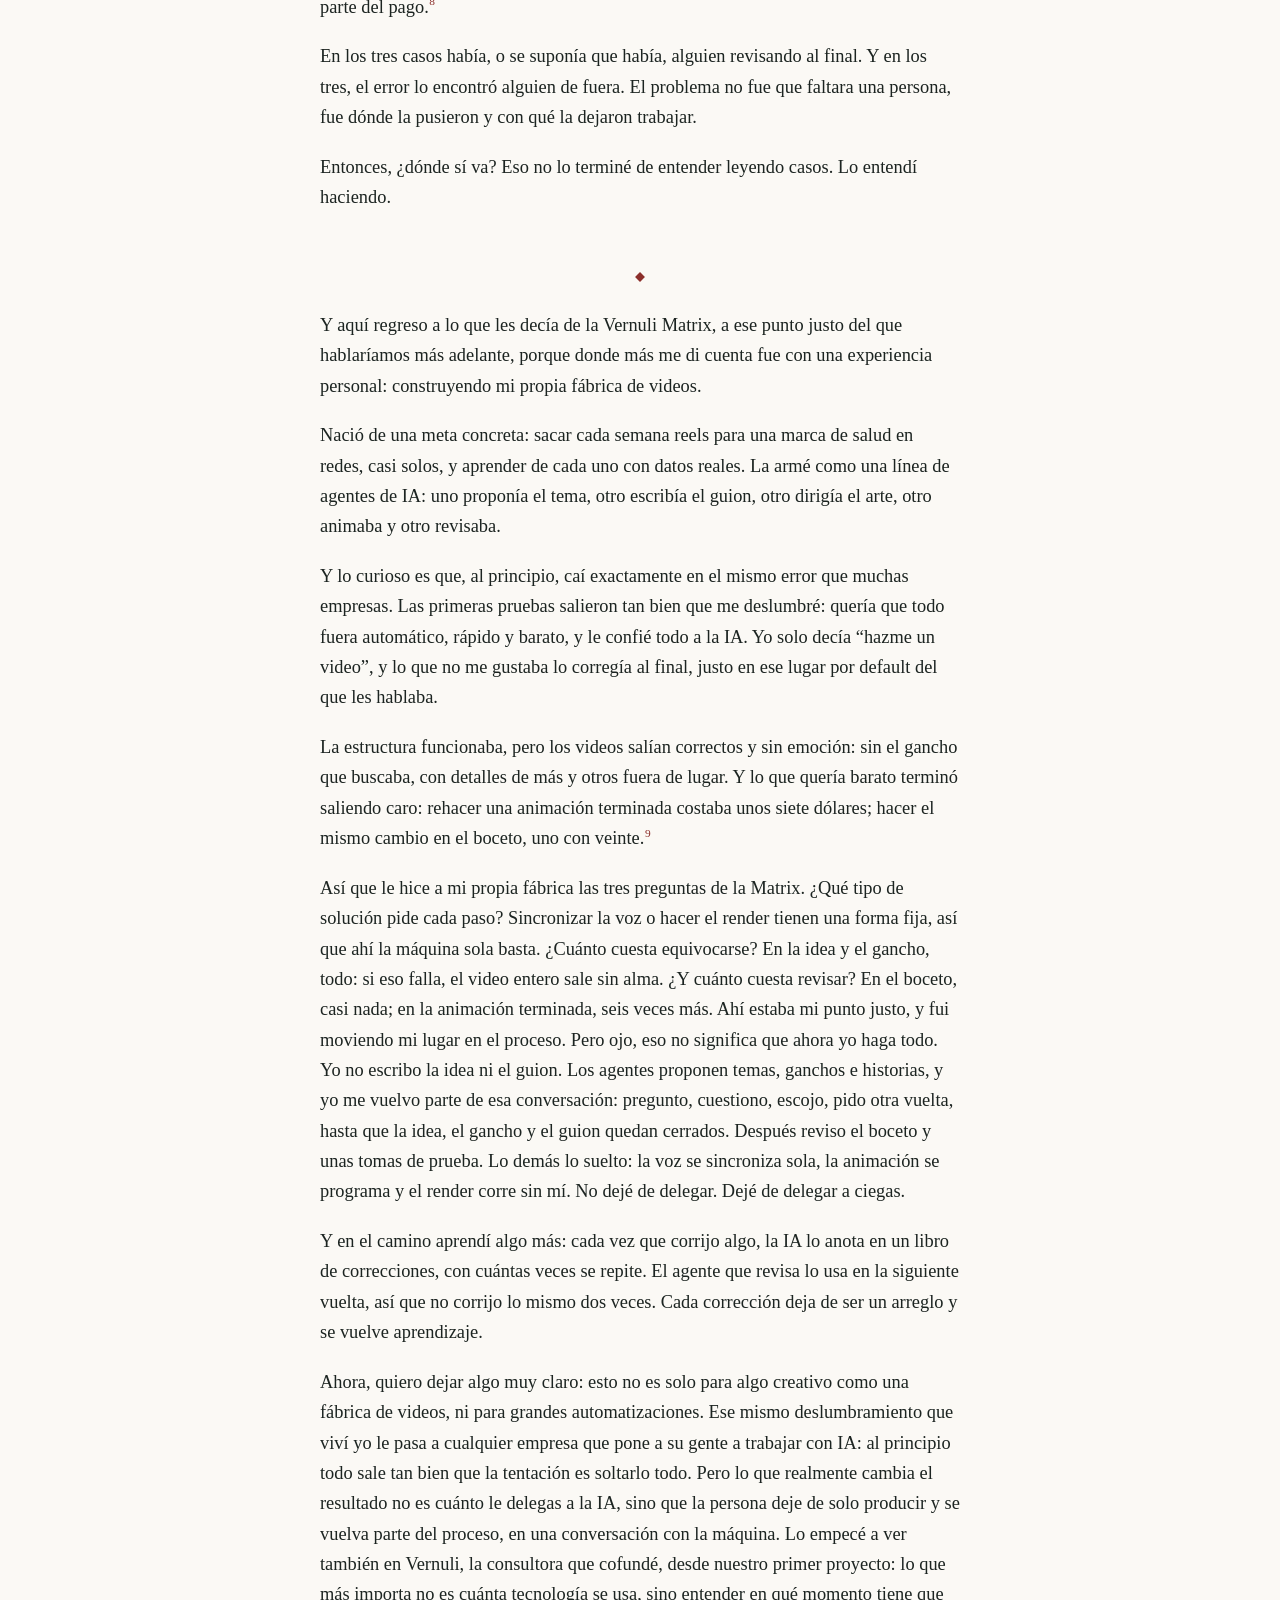
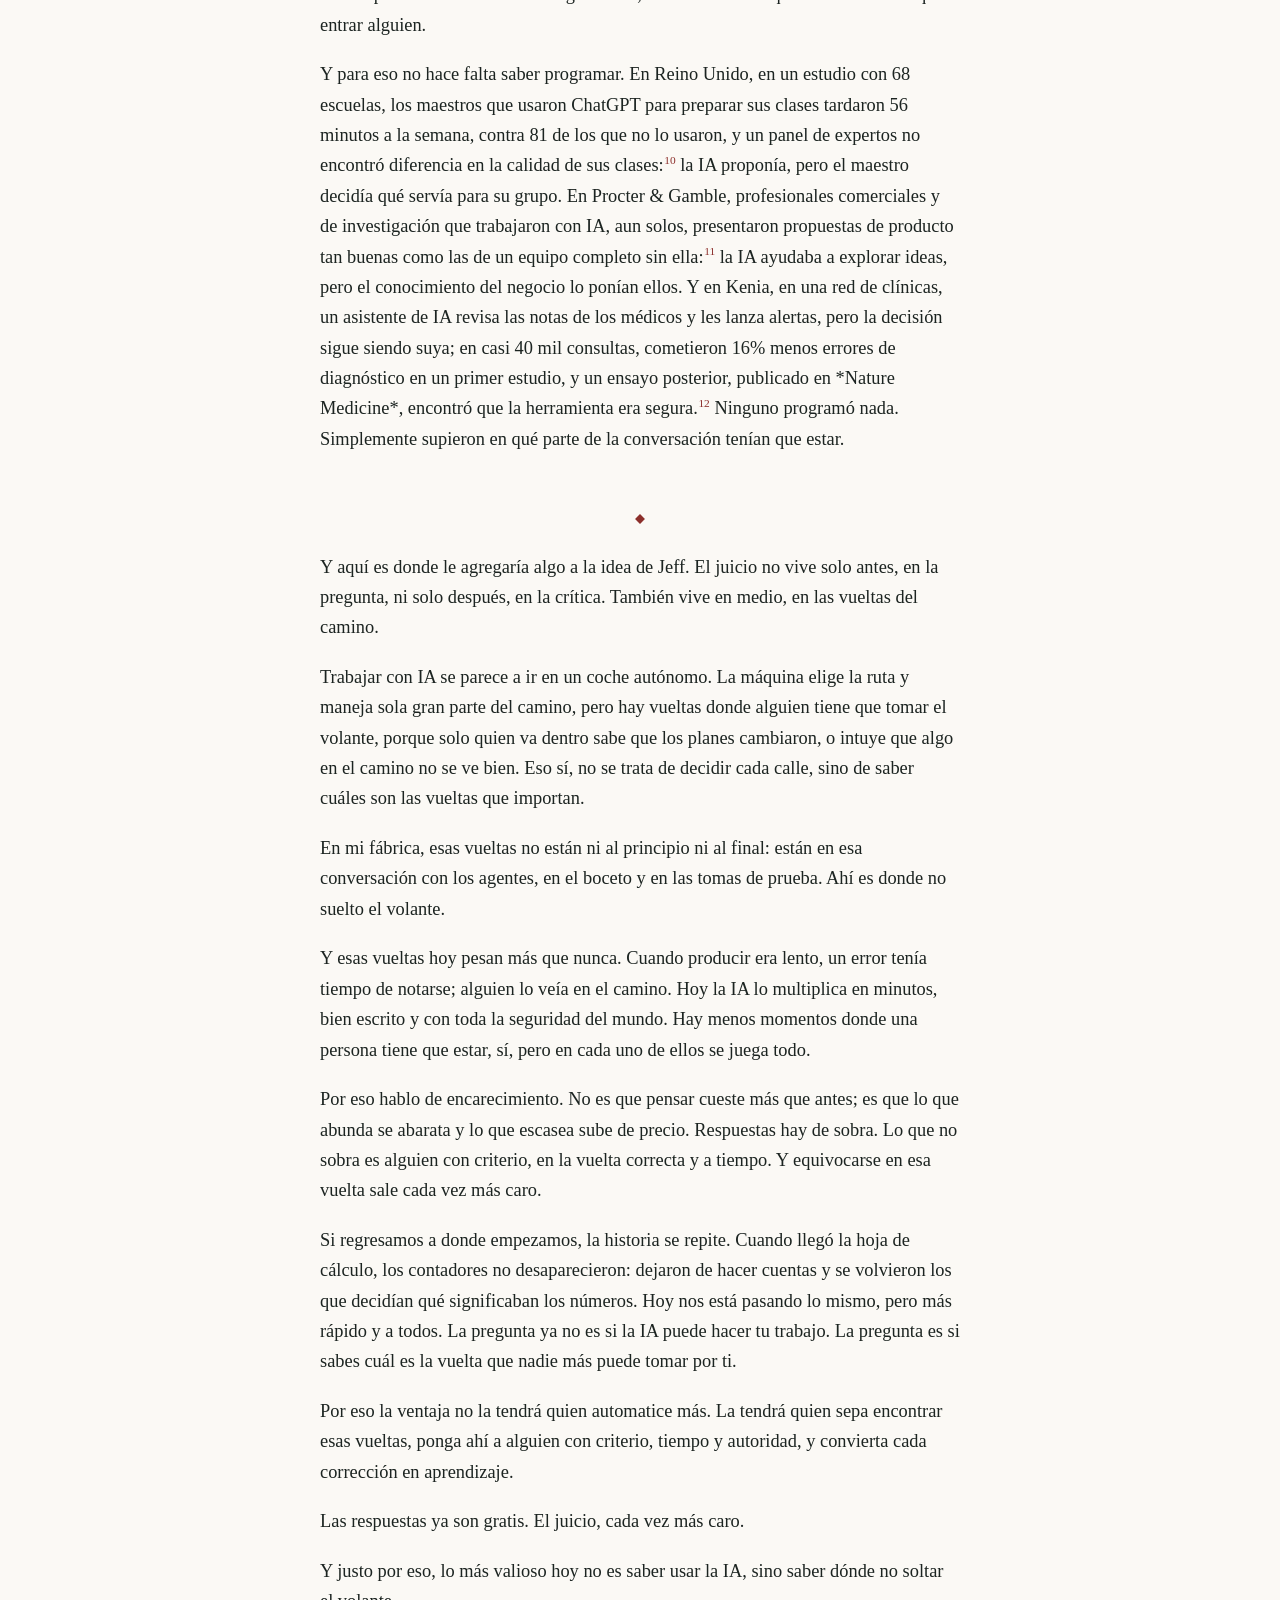
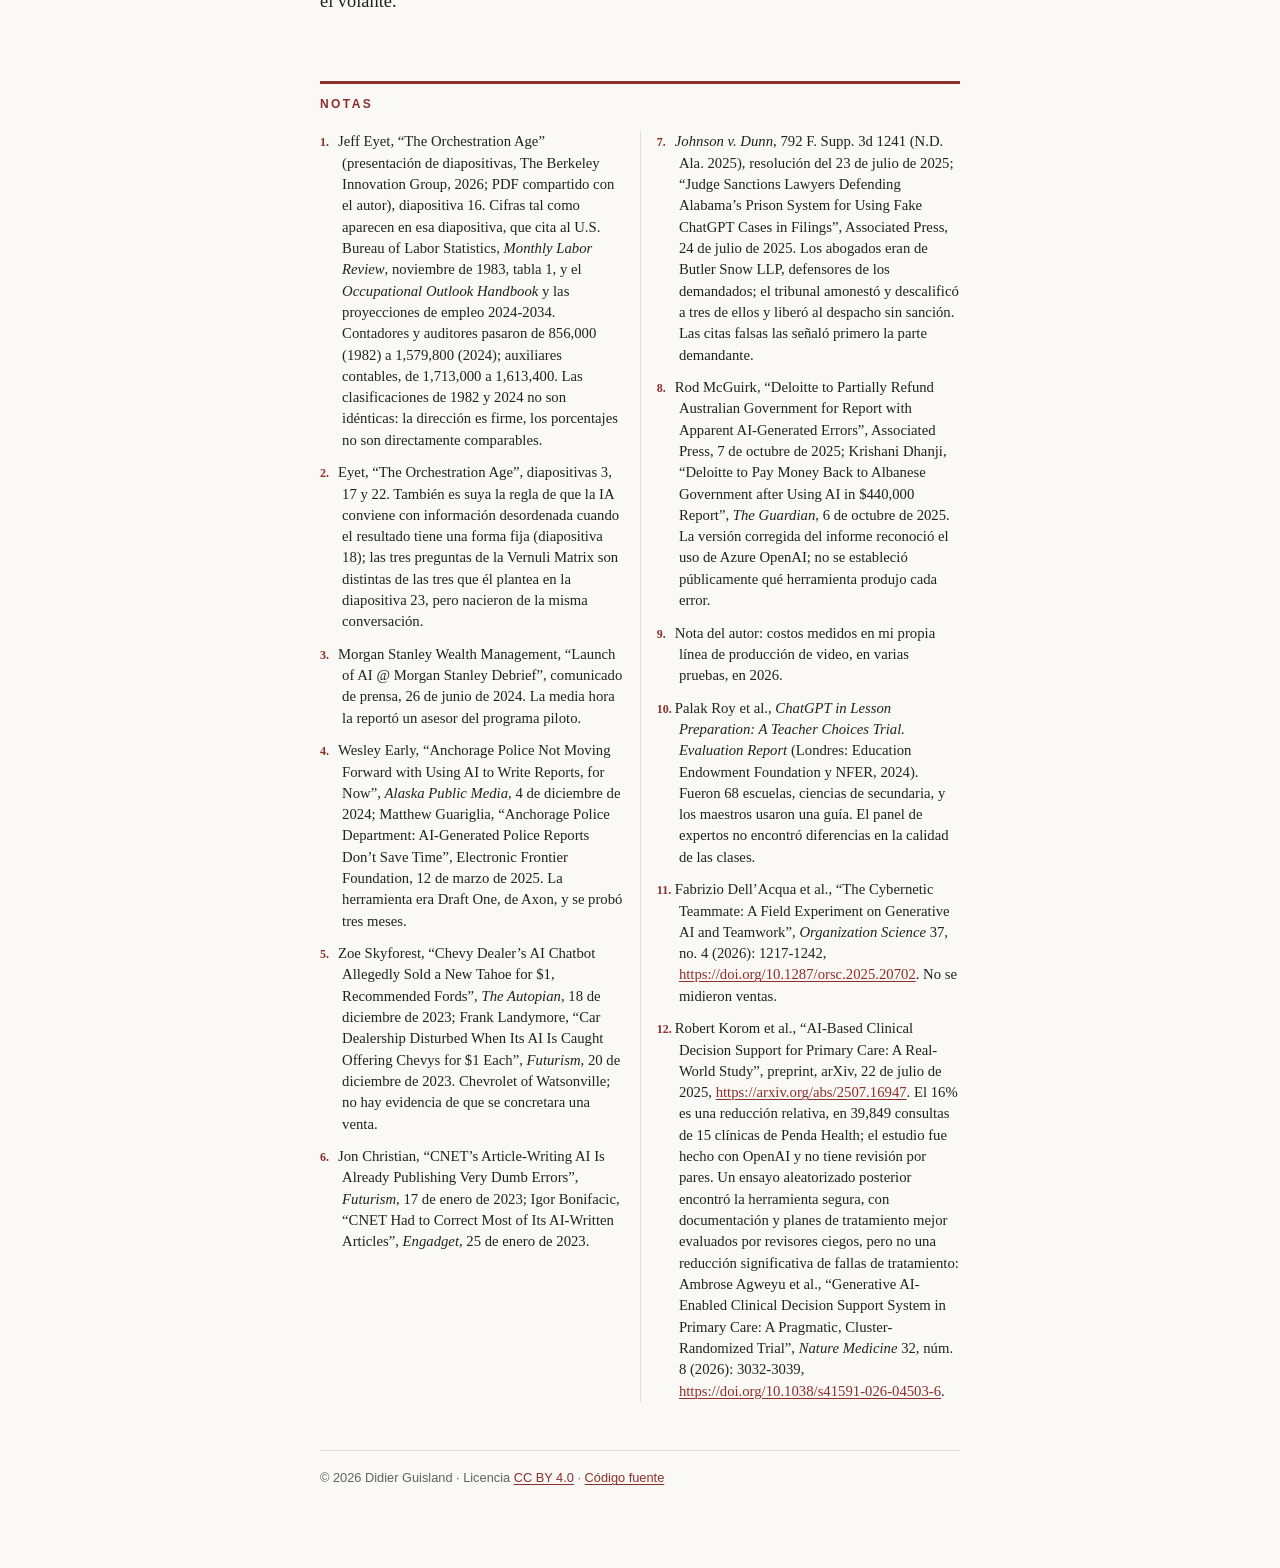
<file: es/index.html>
<!doctype html>
<html lang="es"><head><meta charset="utf-8"><meta name="viewport" content="width=device-width, initial-scale=1"><meta name="description" content="Un ensayo sobre dónde va el juicio humano cuando las respuestas se vuelven gratis. Por Didier Guisland."><meta property="og:title" content="El encarecimiento del juicio"><meta property="og:description" content="Un ensayo sobre dónde va el juicio humano cuando las respuestas se vuelven gratis. Por Didier Guisland."><meta property="og:type" content="article"><meta name="author" content="Didier Guisland"><title>El encarecimiento del juicio</title>
<style>
html { -webkit-print-color-adjust: exact; }
body { margin: 0; hyphens: manual; }
sup { font-size: .62em; line-height: 0; vertical-align: super; }
p { margin: 0; orphans: 3; widows: 3; }
.nota { break-inside: avoid; overflow-wrap: anywhere; }
a { color: inherit; overflow-wrap: anywhere; }
.marcador { background: #FFF1A8; color: #6B5300; font-style: normal; padding: .1em .35em; border: 1px dashed #C9A400; font-family: 'Helvetica Neue', sans-serif; font-size: 9pt; letter-spacing: 0; text-transform: none; }
@page { size: 8.5in 11in; margin: .95in 1.2in .95in 1.2in;
  @bottom-left { content: "Didier Guisland   ·   El encarecimiento del juicio"; white-space: pre; width: 5in; font: 7.5pt 'Helvetica Neue', sans-serif; letter-spacing: .14em; text-transform: uppercase; color: #6d6d6d; vertical-align: top; padding-top: .3in; }
  @bottom-right { content: counter(page); font: 9pt 'Helvetica Neue', sans-serif; color: #6d6d6d; vertical-align: top; padding-top: .26in; } }
:root { --acento: #8C2F2B; }
body { font-family: Charter, 'Bitstream Charter', Georgia, serif; font-size: 11.5pt; line-height: 1.55; color: #1a1a1a; }
header { border-top: 2.5pt solid var(--acento); padding-top: .32in; margin-bottom: .42in; }
h1 { text-wrap: balance; font-family: 'Helvetica Neue', Helvetica, sans-serif; font-weight: 500; font-size: 32pt; line-height: 1.1; letter-spacing: -.01em; margin: 0 0 .2in; color: #111; }
.bajada { font-style: italic; font-size: 15pt; line-height: 1.35; color: #444; margin: 0 0 .28in; }
.firma { font-family: 'Helvetica Neue', Helvetica, sans-serif; font-size: 8.5pt; letter-spacing: .16em; text-transform: uppercase; color: #555;
  border-top: .5pt solid #bbb; border-bottom: .5pt solid #bbb; padding: .55em 0 .45em; display: flex; justify-content: space-between; }
.firma b { font-weight: 600; color: var(--acento); }
section p + p { text-indent: 1.4em; }
section:first-of-type > p:first-child::first-line { font-variant-caps: normal; }
section + section > p:first-child { padding-top: 3.1em; background: url("data:image/svg+xml,%3Csvg xmlns='http://www.w3.org/2000/svg' width='10' height='10'%3E%3Crect x='1.5' y='1.5' width='7' height='7' fill='%238C2F2B' transform='rotate(45 5 5)'/%3E%3C/svg%3E") center 1.05em / 10px 10px no-repeat; }
sup { font-family: Charter, 'Bitstream Charter', Georgia, serif; color: var(--acento); font-size: .62em; padding-left: .05em; }
h2.notas { font-family: 'Helvetica Neue', Helvetica, sans-serif; font-weight: 600; font-size: 9pt; letter-spacing: .2em; text-transform: uppercase; color: var(--acento);
  border-top: 2.5pt solid var(--acento); padding-top: .9em; margin: 0 0 1.4em; break-before: page; }
.lista-notas { column-count: 2; column-gap: .35in; column-rule: .5pt solid #ddd; }
.nota { font-size: 9.5pt; line-height: 1.45; margin: 0 0 .75em; padding-left: 1.5em; text-indent: -1.5em; color: #222; }
.nota .n { display: inline-block; width: 1.5em; text-indent: 0; font-size: 9pt; color: var(--acento); font-weight: 700; }
a { text-decoration: none; color: #333; }

@media screen {
  html { background: #FBF9F5; }
  body { max-width: 40rem; margin: 0 auto; padding: 2.5rem 1.25rem 5rem; font-size: 1.15rem; line-height: 1.65; color: #1C2421; }
  header { padding-top: 1.6rem; margin-bottom: 2.4rem; }
  h1 { font-size: clamp(2.1rem, 7vw, 3.1rem); margin-bottom: 1.2rem; }
  .firma { font-size: .72rem; }
  section p + p { text-indent: 0; margin-top: 1.05em; }
  section + section > p:first-child { margin-top: 2.2em; }
  h2.notas { margin-top: 4rem; font-size: .75rem; }
  .lista-notas { column-count: 1; }
  .nota { font-size: .92rem; }
  a { color: #8C2F2B; text-decoration: underline; text-decoration-thickness: 1px; text-underline-offset: 2px; }
  .topnav { font-family: 'Helvetica Neue', Helvetica, Arial, sans-serif; font-size: .8rem; letter-spacing: .08em; text-transform: uppercase; display: flex; flex-wrap: wrap; gap: .4rem 1.2rem; margin-bottom: 1.6rem; }
  .topnav a { color: #5C6460; text-decoration: none; }
  .topnav a:hover { color: #8C2F2B; }
  .pie { font-family: 'Helvetica Neue', Helvetica, Arial, sans-serif; font-size: .8rem; color: #5C6460; border-top: 1px solid #ddd; margin-top: 3rem; padding-top: 1rem; }
}
@media screen and (min-width: 60rem) { .lista-notas { column-count: 2; } }
@media print { .topnav, .pie { display: none; } }
</style></head>
<body>
<nav class="topnav"><a href="../">Inicio</a><a href="../en/">Read in English</a><a href="El-encarecimiento-del-juicio.pdf">PDF</a><a href="../matrix/">La Matriz Vernuli</a></nav>
<header>
<h1>El encarecimiento del juicio</h1>
<div class="firma"><span><b>Didier Guisland</b></span><span>Noviembre de 2026</span></div>
</header>
<main>
<section>
<p>Durante mi paso por UC Berkeley conocí al que fue mi profesor y mentor, Jeff Eyet. A lo largo de sus clases, Jeff suele contar lo que pasó cuando llegó la hoja de cálculo a las oficinas a principios de los ochenta: la gente, un poco espantada, esperaba que los contadores iban a sobrar, pero lo curioso es que pasó exactamente lo contrario.</p>
<p>El puesto más rutinario, que era el del auxiliar contable, casi no cambió, y de hecho el de contador casi se duplicó,<sup>1</sup> porque la hoja de cálculo no había eliminado el trabajo, lo había movido. Dejó de ser un trabajo de hacer aritmética y se transformó en lo que siempre había sido realmente valioso: entender y decidir qué significaban los números.</p>
<p>Pero esta historia que comparte Jeff no se trata del aumento de trabajo para los contadores, ni de contarnos la maravilla que son las hojas de cálculo. Es para explorar un patrón que se está repitiendo, y a un nivel incluso mayor, con la IA (inteligencia artificial). Para Jeff, la IA le está haciendo al primer borrador lo que la hoja de cálculo le hizo a la aritmética: producir un texto, un diseño o un análisis que parece bien hecho ya cuesta casi nada.</p>
<p>Y es ahí donde surge una pregunta aún más grande: si hoy en día es tan fácil producir respuestas, ¿dónde queda el verdadero valor humano?</p>
<p>Para Jeff sale de dos lados. Primero, de “la pregunta”, porque para obtener una respuesta correcta tenemos que empezar por saber qué preguntar. Y después, de “la crítica”, porque entender y atacar lo que la IA regresó es la diferencia entre puro ruido y un trabajo terminado.</p>
<p>De ahí sale su regla más práctica: una tarea solo vale la pena automatizarla si verificar el resultado cuesta menos que producirlo. Y lo resume en una línea: las respuestas ya son gratis; el juicio no.<sup>2</sup></p>
</section>

<section>
<p>Con esa línea en mente y dándole vueltas, me pregunté: si las respuestas se hacen cada vez más baratas y el juicio cada vez más caro, entonces antes de automatizar o delegar, la pregunta no es ¿qué capacidades tiene la IA?, sino ¿cuánto cuesta equivocarse y en dónde tenemos que estar para evitarlo?</p>
<p>Después de un tiempo, y con mucho trabajo de por medio, nació lo que llamo la “Vernuli Matrix”.</p>
<p>La idea es más sencilla que el nombre. Antes de automatizar o delegar un proceso, intentamos partirlo en acciones concretas, como puede ser leer un correo y hacer un resumen, capturar un pedido y generar el envío, o aprobar un pago y generar una factura. Y a cada una le hacemos tres preguntas.</p>
<p>La primera es: ¿qué tipo de solución pide? No todo necesita IA. Si la información nos llega ya ordenada y la regla es clara, basta una integración sencilla. Como dice Jeff, la IA conviene cuando la información llega desordenada, pero el resultado tiene una forma fija, algo contra lo que después podamos comparar.</p>
<p>La segunda es: ¿cuánto cuesta cometer un error? Hay errores que, antes de causar daño, pasan por un punto donde alguien sí los puede detectar. Y hay otros que llegan directo a un punto sin regreso: enviar, pagar, publicar. Y es importante mencionar que el costo puede tener diferentes dimensiones según el proceso: puede ser económico, de imagen o incluso legal.</p>
<p>La tercera es: ¿cuánto cuesta revisar? Es decir, cuánto tiempo tiene que poner alguien con criterio para asegurarse de que el resultado sea confiable.</p>
<p>Con estas tres respuestas, intentamos que cada acción aterrice en un lugar de la matriz: se automatiza, se automatiza con una persona en el punto justo, se rediseña o se deja como está. Pero lo que realmente buscamos es ese punto justo: el lugar exacto de cada proceso donde el juicio humano no se puede soltar. Más adelante les cuento cómo lo encontré yo mismo.</p>
<p>Pero antes quiero mencionar algo: encontrar ese punto no es suficiente. Poner a una persona ahí no garantiza nada si su juicio no puede funcionar. Déjenme les cuento un poco más.</p>
</section>

<section>
<p>Investigando casos de empresas que ya automatizaron con IA y que lo viven en el día a día de sus operaciones, me di cuenta de que eso que llamamos juicio necesita tres condiciones, y si falta cualquiera, se vuelve un simple trámite.</p>
<p>La primera condición es tener una fuente que la IA no tiene. Suena obvio, pero es lo que más se pasa por alto. Cuando alguien revisa lo que hizo la IA, la pregunta real no es si el texto se lee bien, porque casi siempre, por no decir siempre, la IA hace que se lea bien, sino si lo que dice es cierto. Y para saber si algo es cierto, esa persona necesita con qué compararlo: haber estado ahí, conocer al cliente, tener el dato original o incluso lo que le da la experiencia. Si no lo tiene, lo único que puede revisar es la ortografía y el tono, y el error pasa de largo con muy buena presentación.</p>
<p>Morgan Stanley lo entendió bien. Sus asesores financieros usan una herramienta que escucha las reuniones con sus clientes y les entrega un resumen, y uno de ellos contó que con eso se ahorra cerca de media hora por reunión.<sup>3</sup> Pero el resumen no lo revisa cualquiera: lo revisa el mismo asesor que estuvo sentado en la junta. Él sabe si el cliente dijo que quería arriesgar más o menos, si se habló de una herencia o no, si el resumen exageró algo. Si ese mismo resumen lo revisara alguien de otra área que nunca escuchó la conversación, vería un texto perfecto y lo aprobaría, aunque estuviera mal. El juicio funciona porque la persona trae algo que la máquina no tiene.</p>
<p>La segunda condición es tener tiempo para usar esa fuente. Aquí regresamos a la regla de Jeff: una tarea solo vale la pena automatizarla y delegarla si verificar cuesta menos que producir. Cuando revisar cuesta casi lo mismo que hacer, pasan dos cosas, y ninguna es buena: o el ahorro desaparece, o la gente, presionada por el tiempo, empieza a revisar por encima.</p>
<p>La policía de Anchorage, en Alaska, lo vivió en carne propia. Probaron una herramienta que escribía los informes de los oficiales a partir de la grabación de sus cámaras. En el papel sonaba increíble: horas de papeleo resueltas en minutos. En la práctica, cada borrador había que leerlo completo, corregirlo y completarlo con todo lo que la grabación no captaba, como lo que el oficial vio y nadie dijo en voz alta o lo que sabía del lugar. Al final, revisar y corregir se comía buena parte del tiempo que se suponía iban a ahorrar, el ahorro nunca llegó y decidieron no adoptarla, al menos por ahora.<sup>4</sup> Y lo más interesante es que tomaron la decisión correcta. Lo peligroso habría sido quedarse con la herramienta y pedirles a los oficiales que revisaran en dos minutos lo que necesitaba veinte. Ahí el juicio deja de existir, aunque en el papel siga ahí.</p>
<p>La tercera condición es tener autoridad para frenar. Puedes tener a la persona correcta, con la información correcta y con el tiempo suficiente, y aun así no sirve de nada si no tiene el poder, ni el lugar, para detener las cosas antes de que lleguen a ese punto sin regreso del que hablamos en la Vernuli Matrix.</p>
<p>El ejemplo más claro es el de un concesionario de Chevrolet en California que puso un chatbot en su página para atender a los clientes. Un usuario, jugando, lo convenció de aceptar cualquier cosa que le dijera, y el chatbot terminó aceptando por escrito venderle una camioneta nueva por un dólar.<sup>5</sup> El problema no fue que la IA se equivocara, eso iba a pasar tarde o temprano. El problema fue que el proceso estaba armado para que el chatbot le contestara directo al cliente, y entre los dos no había nadie con la autoridad de decir “esto no sale” antes de que la respuesta llegara. Lo retiraron cuando el caso ya circulaba en redes, es decir, cuando el daño de imagen ya estaba hecho. Ver el error no sirve de nada si no se puede parar la máquina.</p>
<p>Y si juntamos las tres, el juicio humano del que hablamos no es solo poner a una persona en el proceso. Es aprender a ponerla en el lugar correcto, con algo que la IA no sabe, con el tiempo para usarlo y con el poder de decir que no. Si falta cualquiera de las tres, lo que queda es un trámite que da tranquilidad, pero que no protege nada.</p>
</section>

<section>
<p>Después de analizar estos casos, y otros más, llegué a las que creo son dos conclusiones, y las dos regresan a la misma pregunta de la Matrix: ¿dónde ponemos el juicio?</p>
<p>La primera es que, igual que con la hoja de cálculo, el trabajo se mueve. La persona deja de producir y se vuelve la que decide: revisa, corrige, complementa y le pone su propia marca. Pero cuando el trabajo se mueve, la pregunta también cambia. Ya no es ¿quién hace el borrador?, sino ¿en qué parte del proceso tiene que estar el juicio para que el resultado realmente sirva? Y esa es justo la pregunta que casi nadie se hace.</p>
<p>Y de ahí nace mi segunda conclusión, que es un poco más incómoda: cuando nadie se hace esa pregunta, el juicio se va por default al final. Se automatiza todo y, antes de que salga, alguien le da una revisada. Y ojo, revisar al final no es malo en sí; Morgan Stanley lo hace, y tiene sentido, porque quien revisa es el mismo que estuvo en la junta. El problema es cuando el final es el único lugar donde hay juicio, y la persona llega ahí sin esas tres condiciones.</p>
<p>Porque al final el trabajo ya se ve perfecto y terminado: bien escrito, bien presentado y seguro de sí mismo. Quien lo revisa llega con prisa, y ya no lee para cuestionar, lee para aprobar. Y la IA se equivoca con la misma seguridad con la que acierta.</p>
<p>CNET, un medio de tecnología muy conocido en Estados Unidos, publicó artículos escritos con IA que pasaban por un editor; después pausó el experimento y tuvo que corregir 41 de 77.<sup>6</sup> Abogados de un despacho llevaron a un tribunal citas de casos que nunca existieron, inventadas por la IA con todo el formato de un caso real.<sup>7</sup> Una consultora global entregó a un gobierno un informe con errores y tuvo que devolver parte del pago.<sup>8</sup></p>
<p>En los tres casos había, o se suponía que había, alguien revisando al final. Y en los tres, el error lo encontró alguien de fuera. El problema no fue que faltara una persona, fue dónde la pusieron y con qué la dejaron trabajar.</p>
<p>Entonces, ¿dónde sí va? Eso no lo terminé de entender leyendo casos. Lo entendí haciendo.</p>
</section>

<section>
<p>Y aquí regreso a lo que les decía de la Vernuli Matrix, a ese punto justo del que hablaríamos más adelante, porque donde más me di cuenta fue con una experiencia personal: construyendo mi propia fábrica de videos.</p>
<p>Nació de una meta concreta: sacar cada semana reels para una marca de salud en redes, casi solos, y aprender de cada uno con datos reales. La armé como una línea de agentes de IA: uno proponía el tema, otro escribía el guion, otro dirigía el arte, otro animaba y otro revisaba.</p>
<p>Y lo curioso es que, al principio, caí exactamente en el mismo error que muchas empresas. Las primeras pruebas salieron tan bien que me deslumbré: quería que todo fuera automático, rápido y barato, y le confié todo a la IA. Yo solo decía “hazme un video”, y lo que no me gustaba lo corregía al final, justo en ese lugar por default del que les hablaba.</p>
<p>La estructura funcionaba, pero los videos salían correctos y sin emoción: sin el gancho que buscaba, con detalles de más y otros fuera de lugar. Y lo que quería barato terminó saliendo caro: rehacer una animación terminada costaba unos siete dólares; hacer el mismo cambio en el boceto, uno con veinte.<sup>9</sup></p>
<p>Así que le hice a mi propia fábrica las tres preguntas de la Matrix. ¿Qué tipo de solución pide cada paso? Sincronizar la voz o hacer el render tienen una forma fija, así que ahí la máquina sola basta. ¿Cuánto cuesta equivocarse? En la idea y el gancho, todo: si eso falla, el video entero sale sin alma. ¿Y cuánto cuesta revisar? En el boceto, casi nada; en la animación terminada, seis veces más. Ahí estaba mi punto justo, y fui moviendo mi lugar en el proceso. Pero ojo, eso no significa que ahora yo haga todo. Yo no escribo la idea ni el guion. Los agentes proponen temas, ganchos e historias, y yo me vuelvo parte de esa conversación: pregunto, cuestiono, escojo, pido otra vuelta, hasta que la idea, el gancho y el guion quedan cerrados. Después reviso el boceto y unas tomas de prueba. Lo demás lo suelto: la voz se sincroniza sola, la animación se programa y el render corre sin mí. No dejé de delegar. Dejé de delegar a ciegas.</p>
<p>Y en el camino aprendí algo más: cada vez que corrijo algo, la IA lo anota en un libro de correcciones, con cuántas veces se repite. El agente que revisa lo usa en la siguiente vuelta, así que no corrijo lo mismo dos veces. Cada corrección deja de ser un arreglo y se vuelve aprendizaje.</p>
<p>Ahora, quiero dejar algo muy claro: esto no es solo para algo creativo como una fábrica de videos, ni para grandes automatizaciones. Ese mismo deslumbramiento que viví yo le pasa a cualquier empresa que pone a su gente a trabajar con IA: al principio todo sale tan bien que la tentación es soltarlo todo. Pero lo que realmente cambia el resultado no es cuánto le delegas a la IA, sino que la persona deje de solo producir y se vuelva parte del proceso, en una conversación con la máquina. Lo empecé a ver también en Vernuli, la consultora que cofundé, desde nuestro primer proyecto: lo que más importa no es cuánta tecnología se usa, sino entender en qué momento tiene que entrar alguien.</p>
<p>Y para eso no hace falta saber programar. En Reino Unido, en un estudio con 68 escuelas, los maestros que usaron ChatGPT para preparar sus clases tardaron 56 minutos a la semana, contra 81 de los que no lo usaron, y un panel de expertos no encontró diferencia en la calidad de sus clases:<sup>10</sup> la IA proponía, pero el maestro decidía qué servía para su grupo. En Procter &amp; Gamble, profesionales comerciales y de investigación que trabajaron con IA, aun solos, presentaron propuestas de producto tan buenas como las de un equipo completo sin ella:<sup>11</sup> la IA ayudaba a explorar ideas, pero el conocimiento del negocio lo ponían ellos. Y en Kenia, en una red de clínicas, un asistente de IA revisa las notas de los médicos y les lanza alertas, pero la decisión sigue siendo suya; en casi 40 mil consultas, cometieron 16% menos errores de diagnóstico en un primer estudio, y un ensayo posterior, publicado en *Nature Medicine*, encontró que la herramienta era segura.<sup>12</sup> Ninguno programó nada. Simplemente supieron en qué parte de la conversación tenían que estar.</p>
</section>

<section>
<p>Y aquí es donde le agregaría algo a la idea de Jeff. El juicio no vive solo antes, en la pregunta, ni solo después, en la crítica. También vive en medio, en las vueltas del camino.</p>
<p>Trabajar con IA se parece a ir en un coche autónomo. La máquina elige la ruta y maneja sola gran parte del camino, pero hay vueltas donde alguien tiene que tomar el volante, porque solo quien va dentro sabe que los planes cambiaron, o intuye que algo en el camino no se ve bien. Eso sí, no se trata de decidir cada calle, sino de saber cuáles son las vueltas que importan.</p>
<p>En mi fábrica, esas vueltas no están ni al principio ni al final: están en esa conversación con los agentes, en el boceto y en las tomas de prueba. Ahí es donde no suelto el volante.</p>
<p>Y esas vueltas hoy pesan más que nunca. Cuando producir era lento, un error tenía tiempo de notarse; alguien lo veía en el camino. Hoy la IA lo multiplica en minutos, bien escrito y con toda la seguridad del mundo. Hay menos momentos donde una persona tiene que estar, sí, pero en cada uno de ellos se juega todo.</p>
<p>Por eso hablo de encarecimiento. No es que pensar cueste más que antes; es que lo que abunda se abarata y lo que escasea sube de precio. Respuestas hay de sobra. Lo que no sobra es alguien con criterio, en la vuelta correcta y a tiempo. Y equivocarse en esa vuelta sale cada vez más caro.</p>
<p>Si regresamos a donde empezamos, la historia se repite. Cuando llegó la hoja de cálculo, los contadores no desaparecieron: dejaron de hacer cuentas y se volvieron los que decidían qué significaban los números. Hoy nos está pasando lo mismo, pero más rápido y a todos. La pregunta ya no es si la IA puede hacer tu trabajo. La pregunta es si sabes cuál es la vuelta que nadie más puede tomar por ti.</p>
<p>Por eso la ventaja no la tendrá quien automatice más. La tendrá quien sepa encontrar esas vueltas, ponga ahí a alguien con criterio, tiempo y autoridad, y convierta cada corrección en aprendizaje.</p>
<p>Las respuestas ya son gratis. El juicio, cada vez más caro.</p>
<p>Y justo por eso, lo más valioso hoy no es saber usar la IA, sino saber dónde no soltar el volante.</p>
</section>

<section>

</section>
</main>
<h2 class="notas">Notas</h2>
<div class="lista-notas">
<p class="nota"><span class="n">1.</span>Jeff Eyet, “The Orchestration Age” (presentación de diapositivas, The Berkeley Innovation Group, 2026; PDF compartido con el autor), diapositiva 16. Cifras tal como aparecen en esa diapositiva, que cita al U.S. Bureau of Labor Statistics, <em>Monthly Labor Review</em>, noviembre de 1983, tabla 1, y el <em>Occupational Outlook Handbook</em> y las proyecciones de empleo 2024-2034. Contadores y auditores pasaron de 856,000 (1982) a 1,579,800 (2024); auxiliares contables, de 1,713,000 a 1,613,400. Las clasificaciones de 1982 y 2024 no son idénticas: la dirección es firme, los porcentajes no son directamente comparables.</p>
<p class="nota"><span class="n">2.</span>Eyet, “The Orchestration Age”, diapositivas 3, 17 y 22. También es suya la regla de que la IA conviene con información desordenada cuando el resultado tiene una forma fija (diapositiva 18); las tres preguntas de la Vernuli Matrix son distintas de las tres que él plantea en la diapositiva 23, pero nacieron de la misma conversación.</p>
<p class="nota"><span class="n">3.</span>Morgan Stanley Wealth Management, “Launch of AI @ Morgan Stanley Debrief”, comunicado de prensa, 26 de junio de 2024. La media hora la reportó un asesor del programa piloto.</p>
<p class="nota"><span class="n">4.</span>Wesley Early, “Anchorage Police Not Moving Forward with Using AI to Write Reports, for Now”, <em>Alaska Public Media</em>, 4 de diciembre de 2024; Matthew Guariglia, “Anchorage Police Department: AI-Generated Police Reports Don’t Save Time”, Electronic Frontier Foundation, 12 de marzo de 2025. La herramienta era Draft One, de Axon, y se probó tres meses.</p>
<p class="nota"><span class="n">5.</span>Zoe Skyforest, “Chevy Dealer’s AI Chatbot Allegedly Sold a New Tahoe for $1, Recommended Fords”, <em>The Autopian</em>, 18 de diciembre de 2023; Frank Landymore, “Car Dealership Disturbed When Its AI Is Caught Offering Chevys for $1 Each”, <em>Futurism</em>, 20 de diciembre de 2023. Chevrolet of Watsonville; no hay evidencia de que se concretara una venta.</p>
<p class="nota"><span class="n">6.</span>Jon Christian, “CNET’s Article-Writing AI Is Already Publishing Very Dumb Errors”, <em>Futurism</em>, 17 de enero de 2023; Igor Bonifacic, “CNET Had to Correct Most of Its AI-Written Articles”, <em>Engadget</em>, 25 de enero de 2023.</p>
<p class="nota"><span class="n">7.</span><em>Johnson v. Dunn</em>, 792 F. Supp. 3d 1241 (N.D. Ala. 2025), resolución del 23 de julio de 2025; “Judge Sanctions Lawyers Defending Alabama’s Prison System for Using Fake ChatGPT Cases in Filings”, Associated Press, 24 de julio de 2025. Los abogados eran de Butler Snow LLP, defensores de los demandados; el tribunal amonestó y descalificó a tres de ellos y liberó al despacho sin sanción. Las citas falsas las señaló primero la parte demandante.</p>
<p class="nota"><span class="n">8.</span>Rod McGuirk, “Deloitte to Partially Refund Australian Government for Report with Apparent AI-Generated Errors”, Associated Press, 7 de octubre de 2025; Krishani Dhanji, “Deloitte to Pay Money Back to Albanese Government after Using AI in $440,000 Report”, <em>The Guardian</em>, 6 de octubre de 2025. La versión corregida del informe reconoció el uso de Azure OpenAI; no se estableció públicamente qué herramienta produjo cada error.</p>
<p class="nota"><span class="n">9.</span>Nota del autor: costos medidos en mi propia línea de producción de video, en varias pruebas, en 2026.</p>
<p class="nota"><span class="n">10.</span>Palak Roy et al., <em>ChatGPT in Lesson Preparation: A Teacher Choices Trial. Evaluation Report</em> (Londres: Education Endowment Foundation y NFER, 2024). Fueron 68 escuelas, ciencias de secundaria, y los maestros usaron una guía. El panel de expertos no encontró diferencias en la calidad de las clases.</p>
<p class="nota"><span class="n">11.</span>Fabrizio Dell’Acqua et al., “The Cybernetic Teammate: A Field Experiment on Generative AI and Teamwork”, <em>Organization Science</em> 37, no. 4 (2026): 1217-1242, <a href="https://doi.org/10.1287/orsc.2025.20702">https://doi.org/10.1287/orsc.2025.20702</a>. No se midieron ventas.</p>
<p class="nota"><span class="n">12.</span>Robert Korom et al., “AI-Based Clinical Decision Support for Primary Care: A Real-World Study”, preprint, arXiv, 22 de julio de 2025, <a href="https://arxiv.org/abs/2507.16947">https://arxiv.org/abs/2507.16947</a>. El 16% es una reducción relativa, en 39,849 consultas de 15 clínicas de Penda Health; el estudio fue hecho con OpenAI y no tiene revisión por pares. Un ensayo aleatorizado posterior encontró la herramienta segura, con documentación y planes de tratamiento mejor evaluados por revisores ciegos, pero no una reducción significativa de fallas de tratamiento: Ambrose Agweyu et al., “Generative AI-Enabled Clinical Decision Support System in Primary Care: A Pragmatic, Cluster-Randomized Trial”, <em>Nature Medicine</em> 32, núm. 8 (2026): 3032-3039, <a href="https://doi.org/10.1038/s41591-026-04503-6">https://doi.org/10.1038/s41591-026-04503-6</a>.</p>
</div>
<p class="pie">© 2026 Didier Guisland · Licencia <a href="https://creativecommons.org/licenses/by/4.0/deed.es">CC BY 4.0</a> · <a href="https://github.com/didierguisland/the-rising-cost-of-judgment">Código fuente</a></p>
</body></html>
</file>
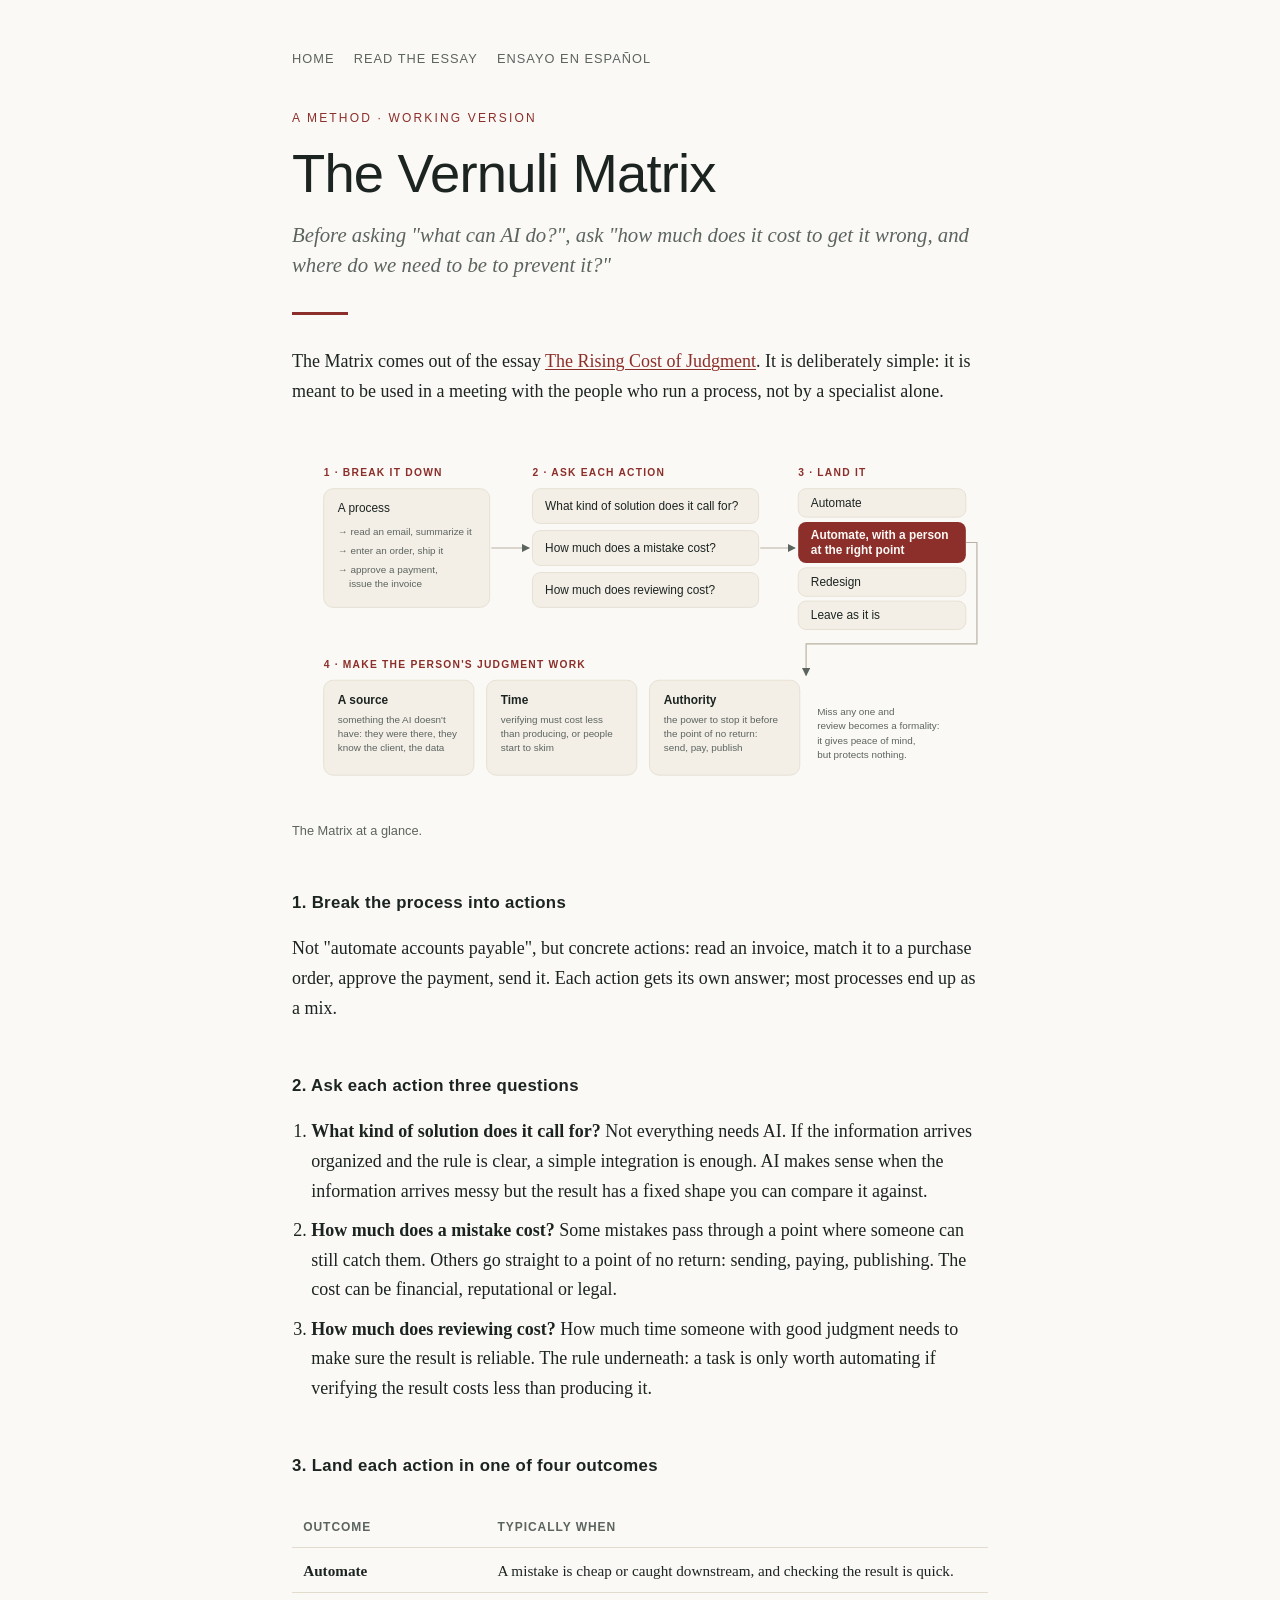
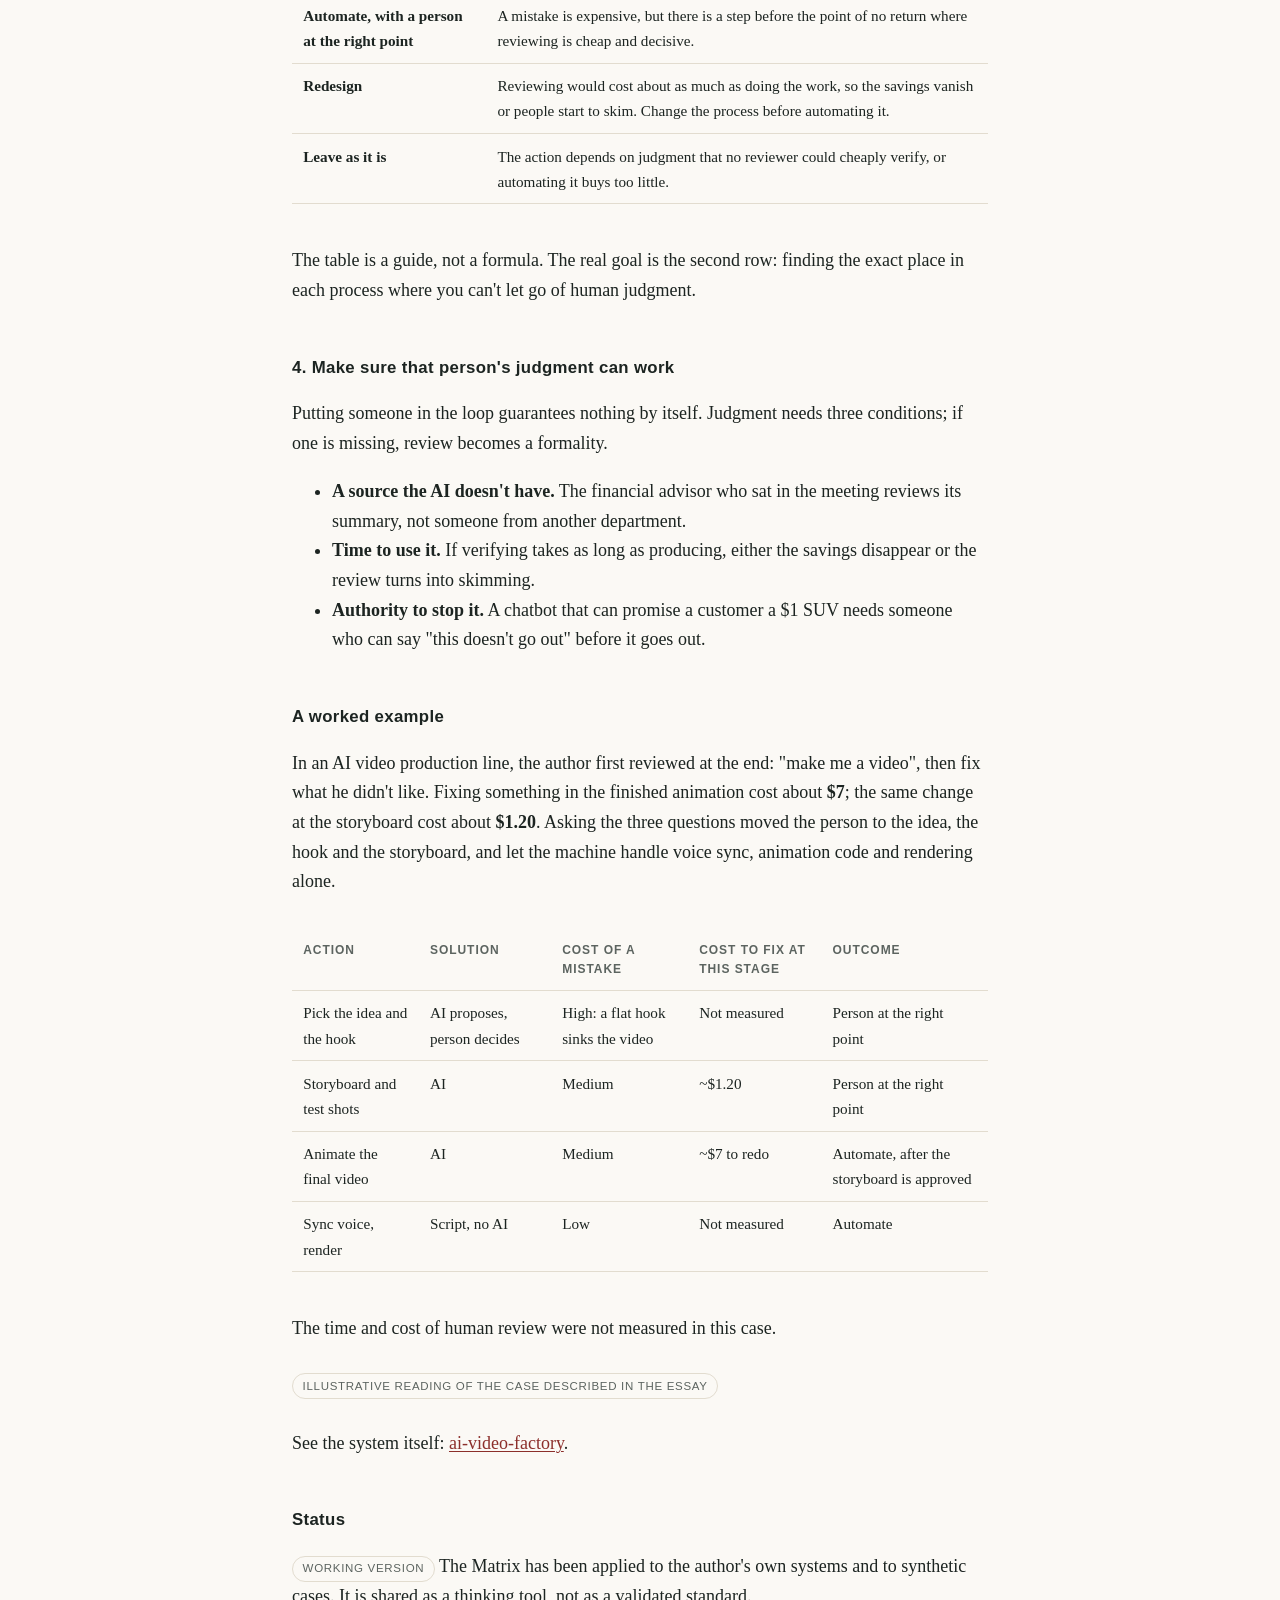
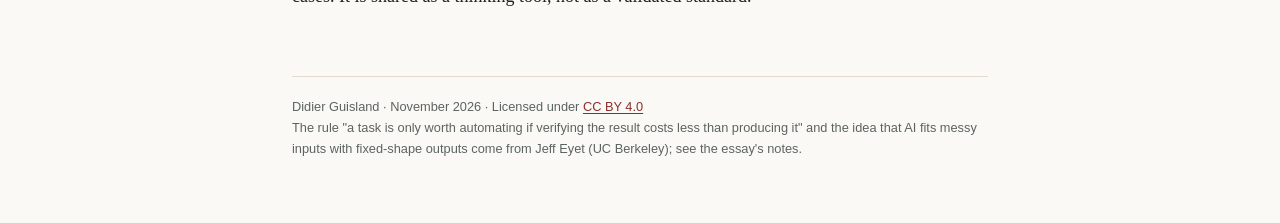
<file: matrix/index.html>
<!doctype html>
<html lang="en">
<head>
<meta charset="utf-8">
<meta name="viewport" content="width=device-width, initial-scale=1">
<title>The Vernuli Matrix · Didier Guisland</title>
<meta name="description" content="A practical method for deciding what to automate with AI, and exactly where human judgment has to sit.">
<meta property="og:title" content="The Vernuli Matrix">
<meta property="og:description" content="Before automating, ask each action three questions. Then put a person at the right point, with a source, time and authority.">
<meta name="author" content="Didier Guisland">
<link rel="stylesheet" href="../assets/site.css">
</head>
<body>
<nav class="top"><a href="../">Home</a><a href="../en/">Read the essay</a><a href="../es/">Ensayo en español</a></nav>
<p class="kicker">A method · Working version</p>
<h1>The Vernuli Matrix</h1>
<p class="lede">Before asking "what can AI do?", ask "how much does it cost to get it wrong, and where do we need to be to prevent it?"</p>
<hr class="rule">

<p>The Matrix comes out of the essay <a href="../en/">The Rising Cost of Judgment</a>. It is deliberately simple: it is meant to be used in a meeting with the people who run a process, not by a specialist alone.</p>

<figure>
  <img src="../assets/matrix.svg" alt="The Vernuli Matrix: break a process into actions, ask each one three questions, land it in one of four outcomes, and give the person at the right point a source, time and authority.">
  <figcaption>The Matrix at a glance.</figcaption>
</figure>

<h2>1. Break the process into actions</h2>
<p>Not "automate accounts payable", but concrete actions: read an invoice, match it to a purchase order, approve the payment, send it. Each action gets its own answer; most processes end up as a mix.</p>

<h2>2. Ask each action three questions</h2>
<ol class="steps">
  <li><strong>What kind of solution does it call for?</strong> Not everything needs AI. If the information arrives organized and the rule is clear, a simple integration is enough. AI makes sense when the information arrives messy but the result has a fixed shape you can compare it against.</li>
  <li><strong>How much does a mistake cost?</strong> Some mistakes pass through a point where someone can still catch them. Others go straight to a point of no return: sending, paying, publishing. The cost can be financial, reputational or legal.</li>
  <li><strong>How much does reviewing cost?</strong> How much time someone with good judgment needs to make sure the result is reliable. The rule underneath: a task is only worth automating if verifying the result costs less than producing it.</li>
</ol>

<h2>3. Land each action in one of four outcomes</h2>
<div class="table-wrap">
<table>
  <thead><tr><th>Outcome</th><th>Typically when</th></tr></thead>
  <tbody>
    <tr><td><strong>Automate</strong></td><td>A mistake is cheap or caught downstream, and checking the result is quick.</td></tr>
    <tr><td><strong>Automate, with a person at the right point</strong></td><td>A mistake is expensive, but there is a step before the point of no return where reviewing is cheap and decisive.</td></tr>
    <tr><td><strong>Redesign</strong></td><td>Reviewing would cost about as much as doing the work, so the savings vanish or people start to skim. Change the process before automating it.</td></tr>
    <tr><td><strong>Leave as it is</strong></td><td>The action depends on judgment that no reviewer could cheaply verify, or automating it buys too little.</td></tr>
  </tbody>
</table>
</div>
<p>The table is a guide, not a formula. The real goal is the second row: finding the exact place in each process where you can't let go of human judgment.</p>

<h2>4. Make sure that person's judgment can work</h2>
<p>Putting someone in the loop guarantees nothing by itself. Judgment needs three conditions; if one is missing, review becomes a formality.</p>
<ul>
  <li><strong>A source the AI doesn't have.</strong> The financial advisor who sat in the meeting reviews its summary, not someone from another department.</li>
  <li><strong>Time to use it.</strong> If verifying takes as long as producing, either the savings disappear or the review turns into skimming.</li>
  <li><strong>Authority to stop it.</strong> A chatbot that can promise a customer a $1 SUV needs someone who can say "this doesn't go out" before it goes out.</li>
</ul>

<h2>A worked example</h2>
<p>In an AI video production line, the author first reviewed at the end: "make me a video", then fix what he didn't like. Fixing something in the finished animation cost about <strong>$7</strong>; the same change at the storyboard cost about <strong>$1.20</strong>. Asking the three questions moved the person to the idea, the hook and the storyboard, and let the machine handle voice sync, animation code and rendering alone.</p>
<div class="table-wrap">
<table>
  <thead><tr><th>Action</th><th>Solution</th><th>Cost of a mistake</th><th>Cost to fix at this stage</th><th>Outcome</th></tr></thead>
  <tbody>
    <tr><td>Pick the idea and the hook</td><td>AI proposes, person decides</td><td>High: a flat hook sinks the video</td><td>Not measured</td><td>Person at the right point</td></tr>
    <tr><td>Storyboard and test shots</td><td>AI</td><td>Medium</td><td>~$1.20</td><td>Person at the right point</td></tr>
    <tr><td>Animate the final video</td><td>AI</td><td>Medium</td><td>~$7 to redo</td><td>Automate, after the storyboard is approved</td></tr>
    <tr><td>Sync voice, render</td><td>Script, no AI</td><td>Low</td><td>Not measured</td><td>Automate</td></tr>
  </tbody>
</table>
</div>
<p>The time and cost of human review were not measured in this case.</p>
<p class="pill">Illustrative reading of the case described in the essay</p>
<p>See the system itself: <a href="https://github.com/didierguisland/ai-video-factory">ai-video-factory</a>.</p>

<h2>Status</h2>
<p><span class="pill">Working version</span> The Matrix has been applied to the author's own systems and to synthetic cases. It is shared as a thinking tool, not as a validated standard.</p>

<footer>
  Didier Guisland · November 2026 · Licensed under <a href="https://creativecommons.org/licenses/by/4.0/">CC BY 4.0</a><br>
  The rule "a task is only worth automating if verifying the result costs less than producing it" and the idea that AI fits messy inputs with fixed-shape outputs come from Jeff Eyet (UC Berkeley); see the essay's notes.
</footer>
</body>
</html>
</file>
<file: assets/site.css>
:root {
  --bg: #FBF9F5;
  --card: #F3EFE6;
  --ink: #1C2421;
  --muted: #5C6460;
  --line: #E2DCCF;
  --accent: #8C2F2B;
  --accent-soft: #B45309;
  --serif: Charter, 'Bitstream Charter', 'Iowan Old Style', Georgia, serif;
  --sans: 'Helvetica Neue', Helvetica, Arial, sans-serif;
}
@media (prefers-color-scheme: dark) {
  :root {
    --bg: #141615;
    --card: #1E2220;
    --ink: #EDEAE4;
    --muted: #9CA6A0;
    --line: #2E3330;
    --accent: #E08A5F;
    --accent-soft: #F59E0B;
  }
}
* { box-sizing: border-box; }
html { background: var(--bg); }
body { margin: 0 auto; max-width: 46rem; padding: 3rem 1.25rem 4rem; color: var(--ink); background: var(--bg); font-family: var(--serif); font-size: 1.125rem; line-height: 1.65; }
a { color: var(--accent); text-underline-offset: 2px; text-decoration-thickness: 1px; }
.kicker { font-family: var(--sans); font-size: .75rem; letter-spacing: .18em; text-transform: uppercase; color: var(--accent); margin: 0 0 1rem; }
h1 { font-family: var(--sans); font-weight: 500; font-size: clamp(2.2rem, 7vw, 3.4rem); line-height: 1.08; letter-spacing: -.015em; margin: 0 0 1rem; text-wrap: balance; }
h2 { font-family: var(--sans); font-weight: 600; font-size: 1.05rem; letter-spacing: .02em; margin: 3rem 0 .8rem; }
h3 { font-family: var(--sans); font-weight: 600; font-size: .95rem; margin: 0 0 .35rem; }
.lede { font-style: italic; font-size: 1.3rem; line-height: 1.45; color: var(--muted); margin: 0 0 2rem; }
.rule { border: 0; border-top: 3px solid var(--accent); width: 3.5rem; margin: 0 0 2rem; }
.cards { display: grid; grid-template-columns: 1fr; gap: 1rem; margin: 2rem 0; }
@media (min-width: 40rem) { .cards { grid-template-columns: 1fr 1fr; } }
.card { background: var(--card); border: 1px solid var(--line); border-radius: 12px; padding: 1.4rem 1.4rem 1.2rem; }
.card p { margin: .2rem 0 1rem; color: var(--muted); font-size: 1rem; }
.card .links { font-family: var(--sans); font-size: .85rem; display: flex; gap: 1rem; flex-wrap: wrap; }
.card .links a { font-weight: 600; text-decoration: none; }
.card .links a:hover { text-decoration: underline; }
.quote { border-left: 3px solid var(--accent); padding: .2rem 0 .2rem 1.1rem; margin: 2rem 0; font-size: 1.2rem; }
.quote cite { display: block; font-family: var(--sans); font-style: normal; font-size: .8rem; color: var(--muted); margin-top: .4rem; }
table { width: 100%; border-collapse: collapse; font-size: .95rem; margin: 1rem 0 1.5rem; }
th, td { text-align: left; vertical-align: top; padding: .6rem .7rem; border-bottom: 1px solid var(--line); }
th { font-family: var(--sans); font-size: .75rem; letter-spacing: .08em; text-transform: uppercase; color: var(--muted); font-weight: 600; }
.table-wrap { overflow-x: auto; }
ol.steps { padding-left: 1.2rem; }
ol.steps li { margin-bottom: .6rem; }
.pill { display: inline-block; font-family: var(--sans); font-size: .72rem; letter-spacing: .06em; text-transform: uppercase; border: 1px solid var(--line); border-radius: 999px; padding: .15rem .6rem; color: var(--muted); }
figure { margin: 2rem 0; }
figure img { width: 100%; height: auto; display: block; }
figcaption { font-family: var(--sans); font-size: .8rem; color: var(--muted); margin-top: .6rem; }
nav.top { font-family: var(--sans); font-size: .8rem; letter-spacing: .08em; text-transform: uppercase; display: flex; gap: 1.2rem; flex-wrap: wrap; margin-bottom: 2.5rem; }
nav.top a { color: var(--muted); text-decoration: none; }
nav.top a:hover { color: var(--accent); }
footer { font-family: var(--sans); font-size: .8rem; color: var(--muted); border-top: 1px solid var(--line); margin-top: 4rem; padding-top: 1.2rem; }
</file>
